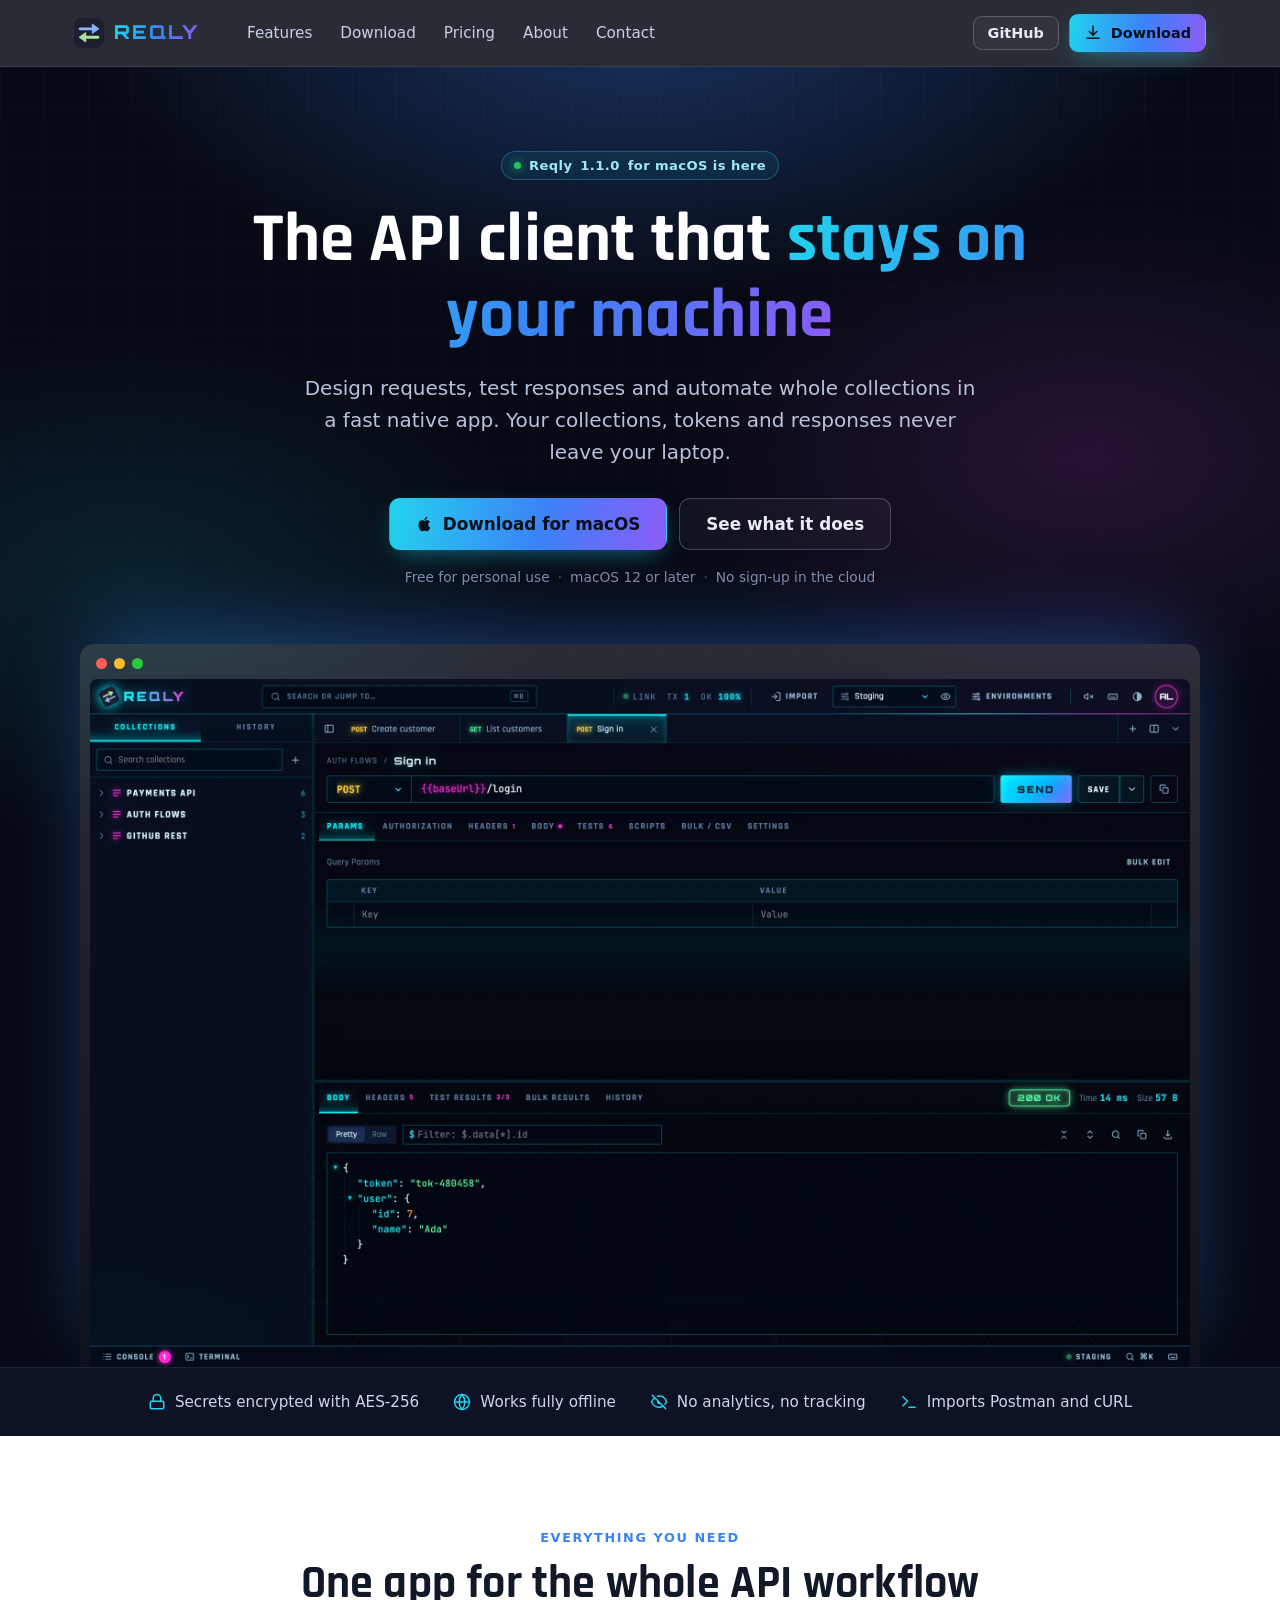
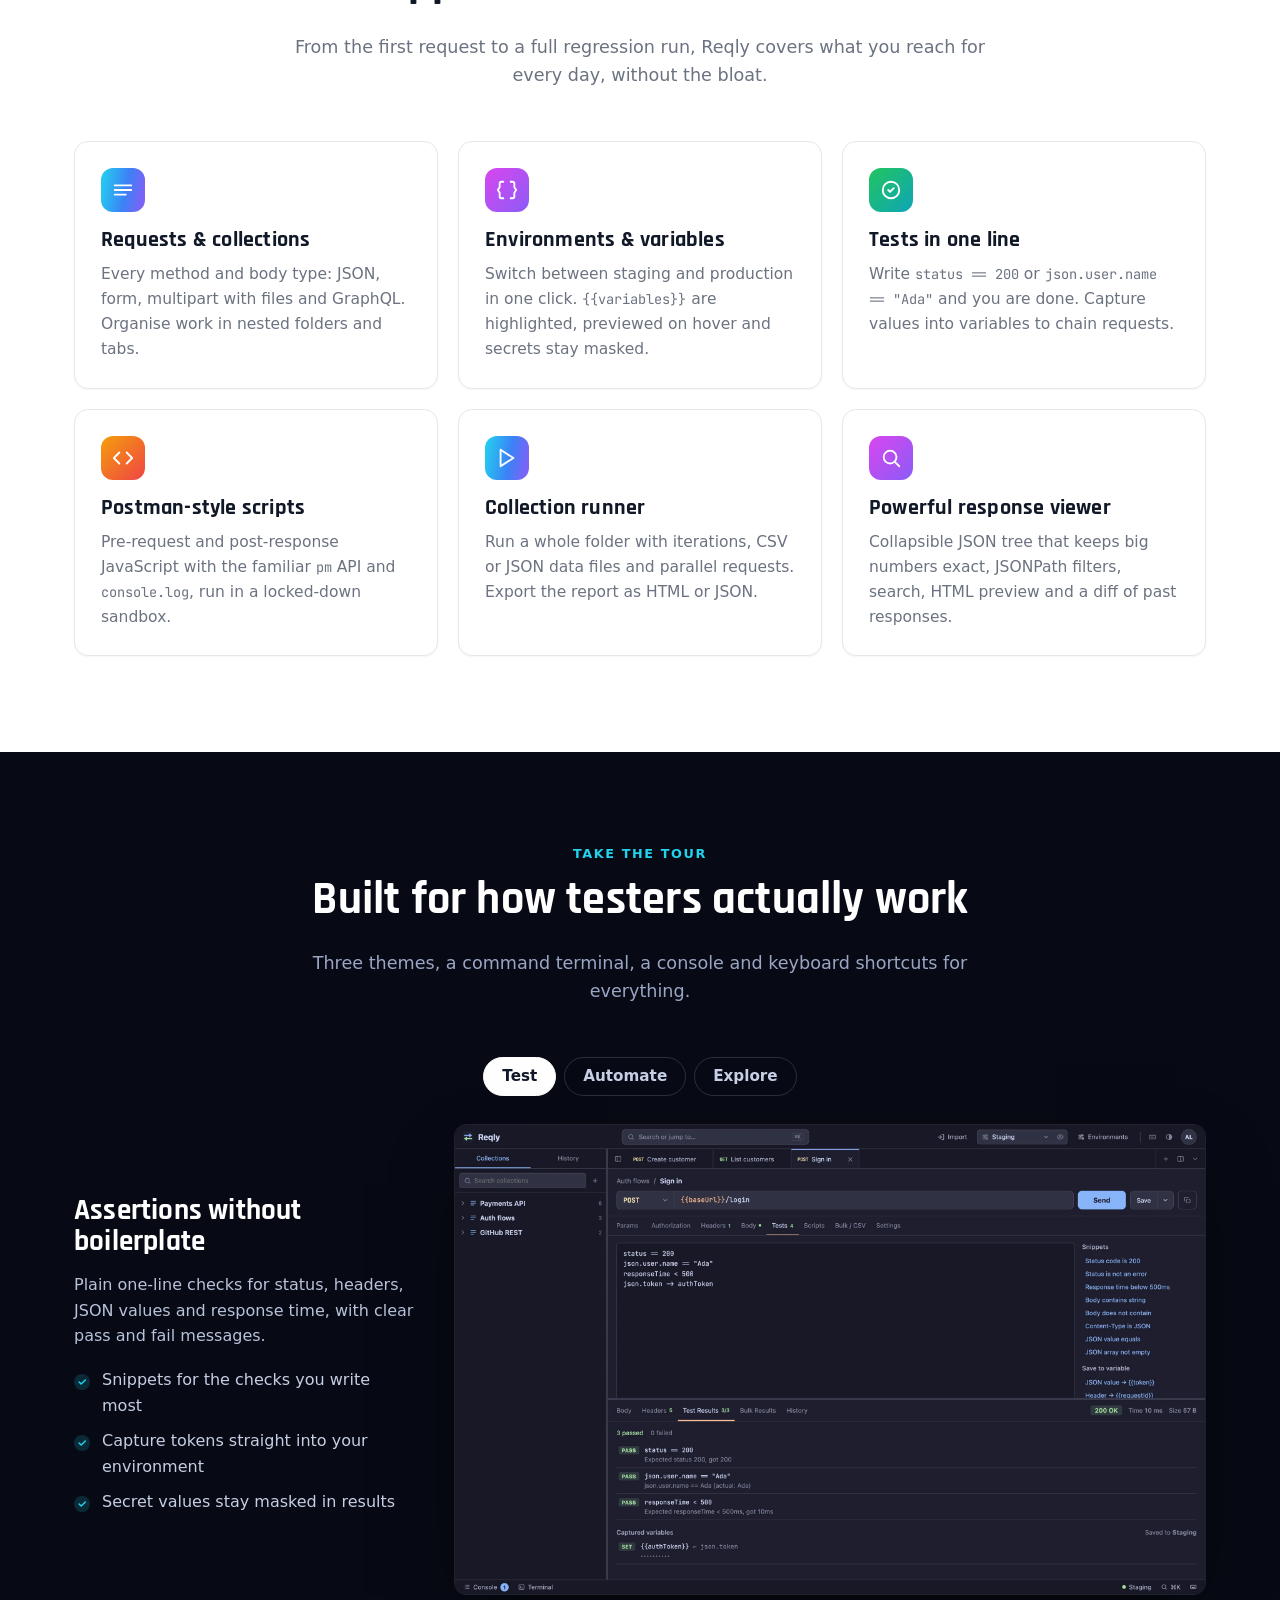
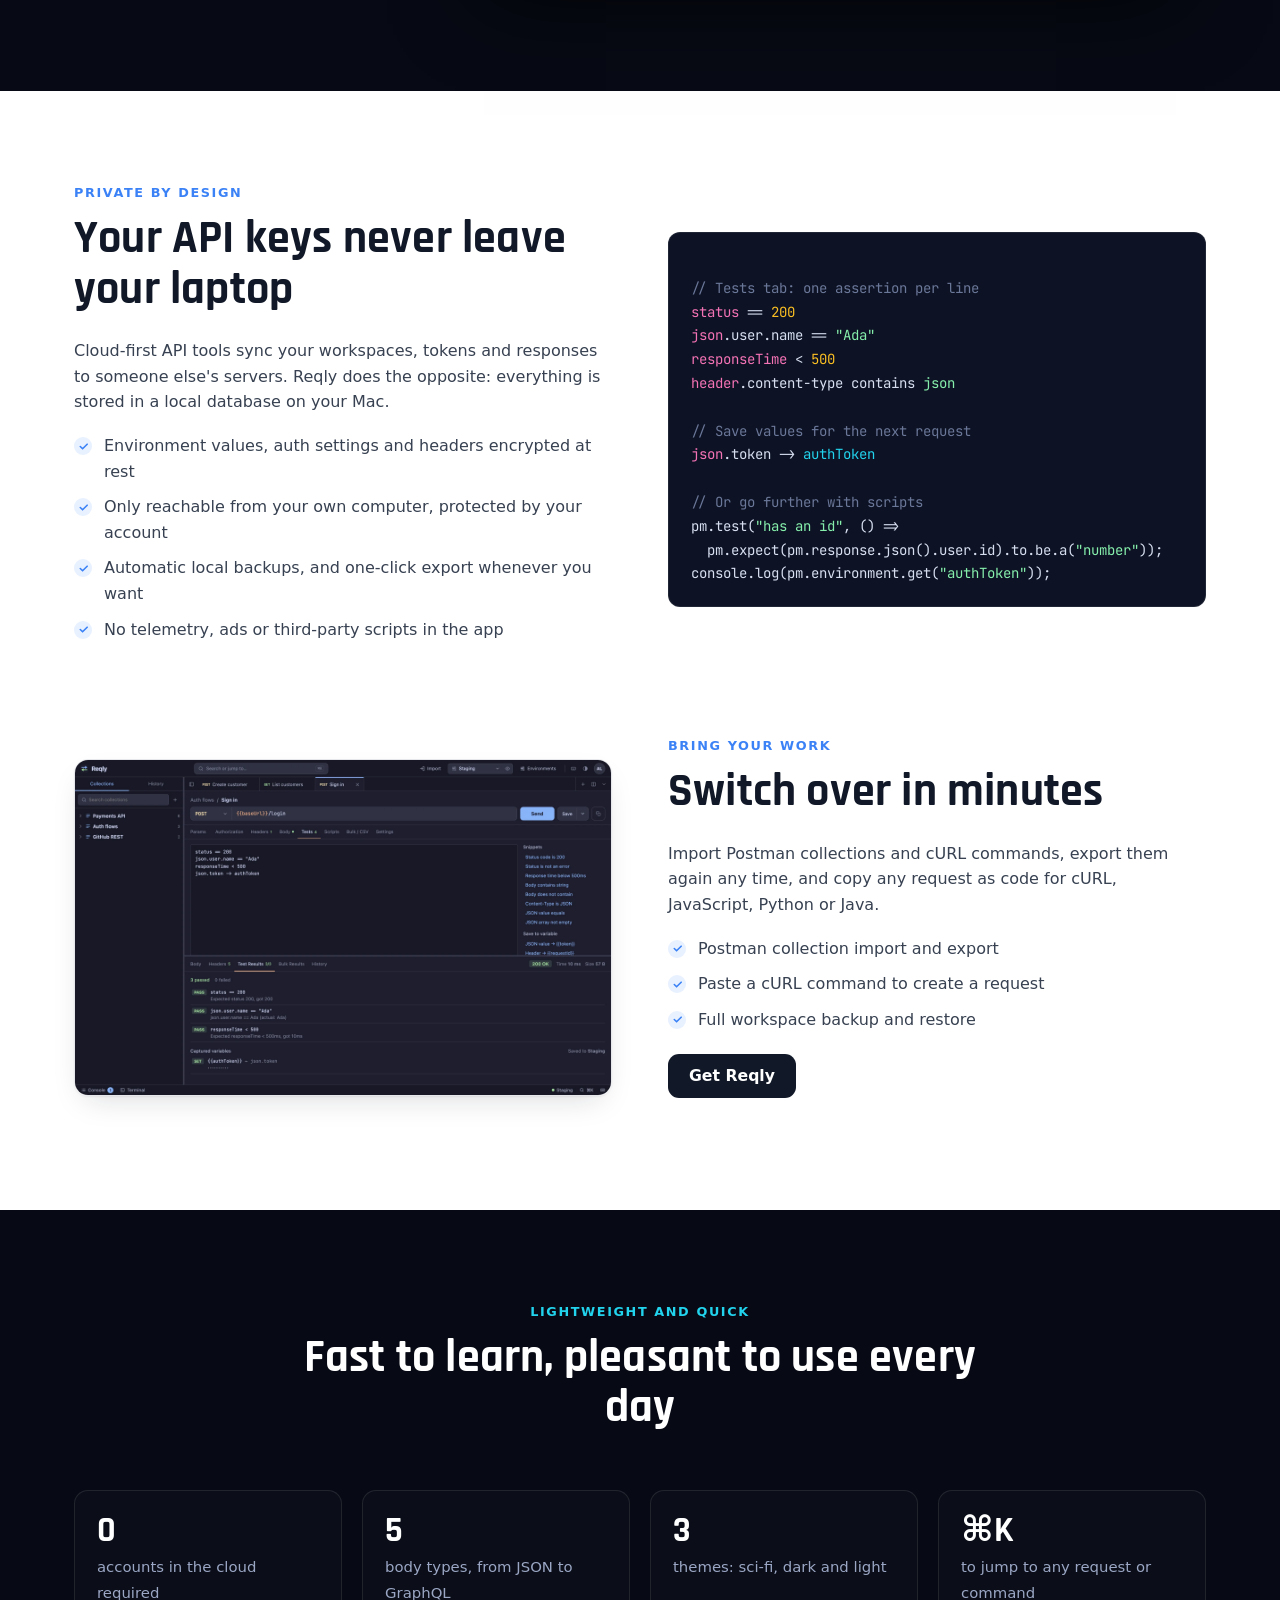
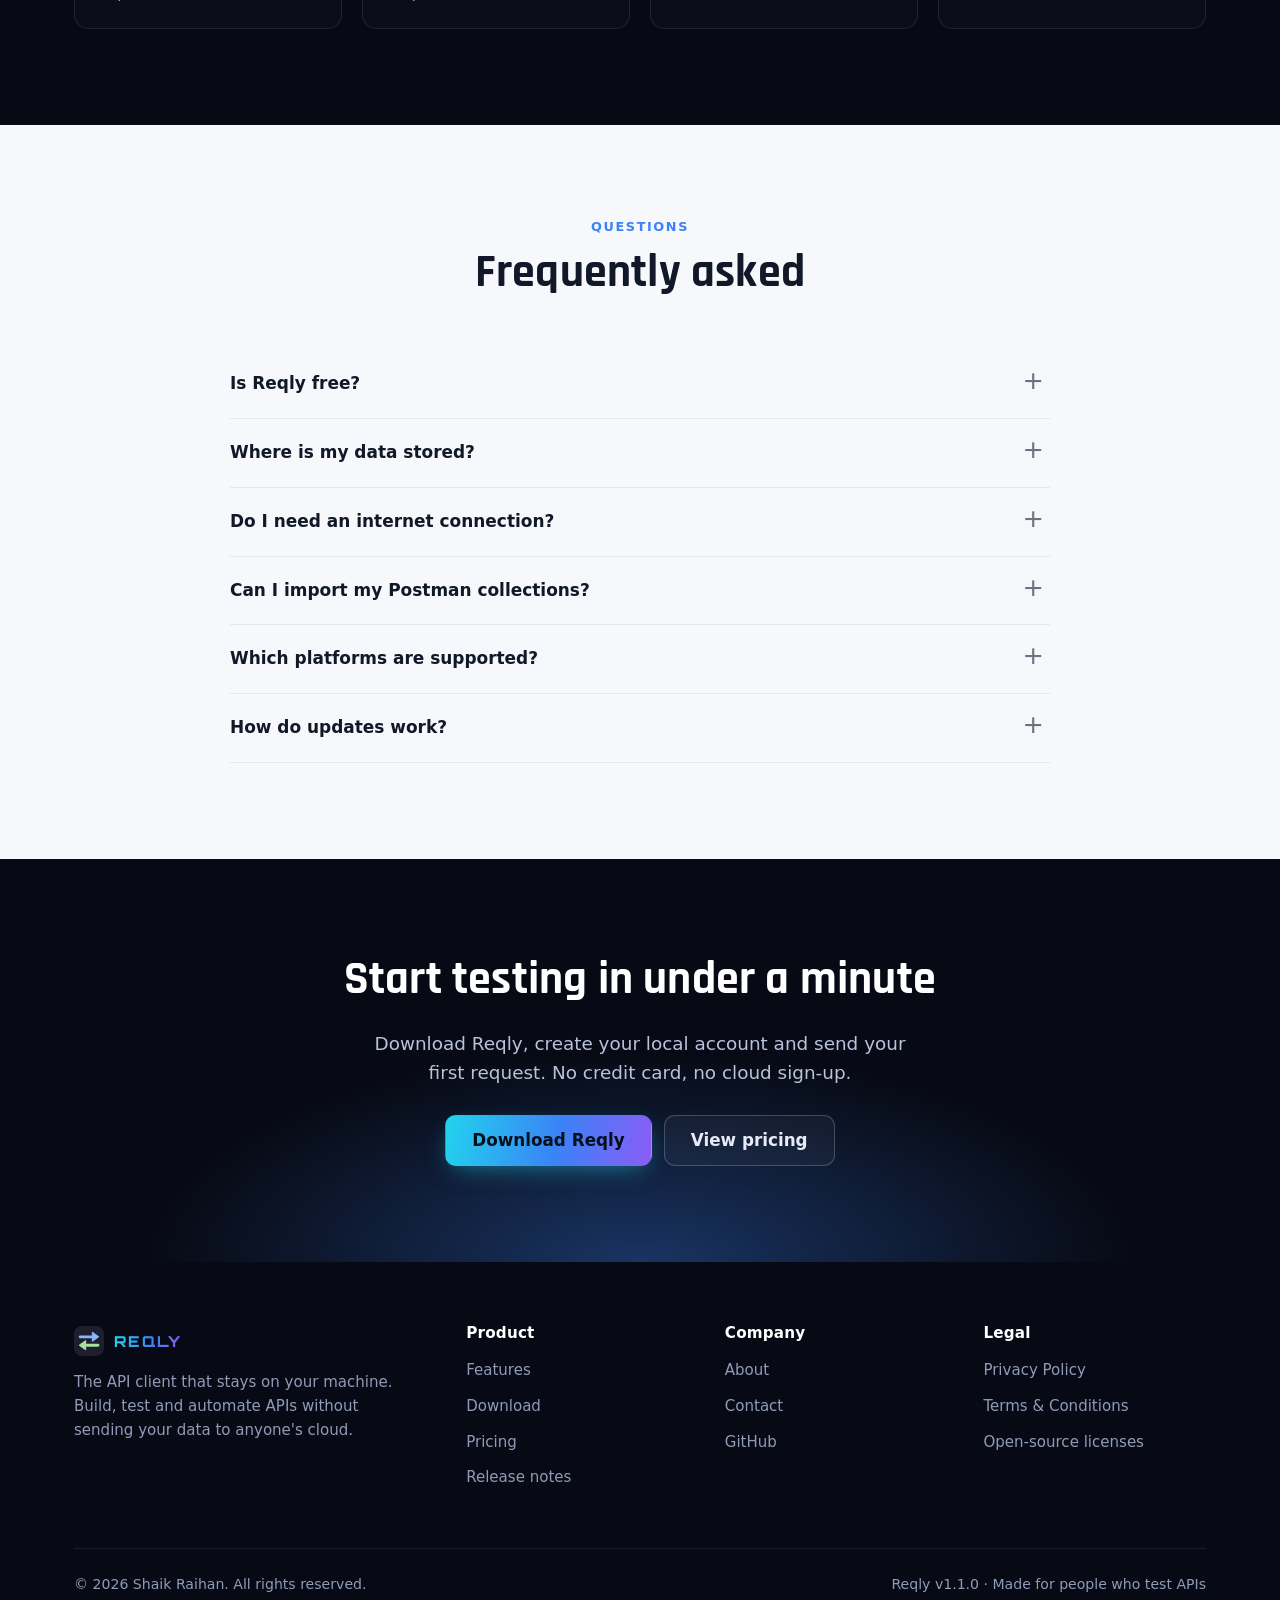
<file: website/index.html>
<!doctype html>
<html lang="en">
<head>
<meta charset="utf-8">
<meta name="viewport" content="width=device-width, initial-scale=1">
<title>Reqly · The API client that stays on your machine</title>
<meta name="description" content="Reqly is a fast, local-first API client for macOS. Build requests, test responses and run collections without sending your data or secrets to the cloud.">
<meta property="og:title" content="Reqly · The API client that stays on your machine">
<meta property="og:description" content="Build, test and automate APIs locally. No cloud account, encrypted secrets, Postman-style scripts.">
<meta property="og:image" content="assets/img/hero.webp">
<meta name="theme-color" content="#070a14">
<link rel="icon" href="favicon.svg" type="image/svg+xml">
<link rel="apple-touch-icon" href="apple-touch-icon.png">
<link rel="stylesheet" href="assets/styles.css">
</head>
<body data-page="home">
<a class="skip" href="#main">Skip to content</a>
<div data-site-header></div>

<main id="main">
  <section class="hero dark">
    <div class="wrap">
      <span class="eyebrow"><span class="dot"></span>Reqly <span data-site="version">1.1.0</span> for macOS is here</span>
      <h1>The API client that <span class="grad-text">stays on your machine</span></h1>
      <p class="lead">Design requests, test responses and automate whole collections in a fast native app. Your collections, tokens and responses never leave your laptop.</p>
      <div class="cta-row">
        <a class="btn btn-primary btn-lg" data-href="macDownload" href="download.html">
          <svg viewBox="0 0 24 24" fill="currentColor" aria-hidden="true"><path d="M16.4 12.6c0-2.4 2-3.6 2.1-3.7-1.1-1.7-2.9-1.9-3.5-1.9-1.5-.2-2.9.9-3.7.9-.8 0-1.9-.9-3.2-.8-1.6 0-3.1 1-4 2.4-1.7 3-.4 7.4 1.2 9.8.8 1.2 1.8 2.5 3 2.4 1.2 0 1.7-.8 3.1-.8 1.5 0 1.9.8 3.2.8 1.3 0 2.2-1.2 3-2.4.9-1.4 1.3-2.7 1.3-2.8 0 0-2.5-1-2.5-3.9zM14 5.4c.7-.8 1.1-1.9 1-3-1 0-2.1.7-2.8 1.5-.6.7-1.2 1.8-1 2.9 1.1.1 2.1-.6 2.8-1.4z"/></svg>
          Download for macOS
        </a>
        <a class="btn btn-ghost btn-lg" href="#features">See what it does</a>
      </div>
      <p class="fine"><span>Free for personal use</span><span>macOS 12 or later</span><span>No sign-up in the cloud</span></p>
      <div class="shot-frame"><div class="bar" aria-hidden="true"><i></i><i></i><i></i></div>
        <img src="assets/img/hero.webp" width="2400" height="1500" alt="Reqly sending a POST sign-in request with an environment variable in the URL and showing a 200 OK JSON response">
      </div>
    </div>
  </section>

  <div class="trust dark">
    <ul>
      <li><svg viewBox="0 0 24 24" fill="none" stroke="currentColor" stroke-width="2" stroke-linecap="round" stroke-linejoin="round" aria-hidden="true"><rect x="3" y="11" width="18" height="10" rx="2"/><path d="M7 11V7a5 5 0 0110 0v4"/></svg>Secrets encrypted with AES-256</li>
      <li><svg viewBox="0 0 24 24" fill="none" stroke="currentColor" stroke-width="2" stroke-linecap="round" stroke-linejoin="round" aria-hidden="true"><path d="M2 12h20M12 2a15 15 0 010 20M12 2a15 15 0 000 20"/><circle cx="12" cy="12" r="10"/></svg>Works fully offline</li>
      <li><svg viewBox="0 0 24 24" fill="none" stroke="currentColor" stroke-width="2" stroke-linecap="round" stroke-linejoin="round" aria-hidden="true"><path d="M3 3l18 18M10.6 10.6a2 2 0 002.8 2.8M9.9 4.2A10 10 0 0122 12a13 13 0 01-2.1 3.1M6.6 6.6A13 13 0 002 12s3.6 7 10 7a9.7 9.7 0 005.4-1.6"/></svg>No analytics, no tracking</li>
      <li><svg viewBox="0 0 24 24" fill="none" stroke="currentColor" stroke-width="2" stroke-linecap="round" stroke-linejoin="round" aria-hidden="true"><path d="M4 17l6-6-6-6M12 19h8"/></svg>Imports Postman and cURL</li>
    </ul>
  </div>

  <section class="block" id="features">
    <div class="wrap">
      <div class="section-head reveal">
        <span class="kicker">Everything you need</span>
        <h2>One app for the whole API workflow</h2>
        <p>From the first request to a full regression run, Reqly covers what you reach for every day, without the bloat.</p>
      </div>
      <div class="grid grid-3">
        <div class="card reveal"><div class="icon"><svg viewBox="0 0 24 24" fill="none" stroke="currentColor" stroke-width="2" stroke-linecap="round" stroke-linejoin="round"><path d="M3 7h18M3 12h18M3 17h12"/></svg></div>
          <h3>Requests &amp; collections</h3><p>Every method and body type: JSON, form, multipart with files and GraphQL. Organise work in nested folders and tabs.</p></div>
        <div class="card reveal"><div class="icon m"><svg viewBox="0 0 24 24" fill="none" stroke="currentColor" stroke-width="2" stroke-linecap="round" stroke-linejoin="round"><path d="M8 3H6a2 2 0 00-2 2v4l-2 3 2 3v4a2 2 0 002 2h2M16 3h2a2 2 0 012 2v4l2 3-2 3v4a2 2 0 01-2 2h-2"/></svg></div>
          <h3>Environments &amp; variables</h3><p>Switch between staging and production in one click. <code>{{variables}}</code> are highlighted, previewed on hover and secrets stay masked.</p></div>
        <div class="card reveal"><div class="icon g"><svg viewBox="0 0 24 24" fill="none" stroke="currentColor" stroke-width="2" stroke-linecap="round" stroke-linejoin="round"><path d="M9 12l2 2 4-4"/><circle cx="12" cy="12" r="9"/></svg></div>
          <h3>Tests in one line</h3><p>Write <code>status == 200</code> or <code>json.user.name == "Ada"</code> and you are done. Capture values into variables to chain requests.</p></div>
        <div class="card reveal"><div class="icon o"><svg viewBox="0 0 24 24" fill="none" stroke="currentColor" stroke-width="2" stroke-linecap="round" stroke-linejoin="round"><path d="M16 18l6-6-6-6M8 6l-6 6 6 6"/></svg></div>
          <h3>Postman-style scripts</h3><p>Pre-request and post-response JavaScript with the familiar <code>pm</code> API and <code>console.log</code>, run in a locked-down sandbox.</p></div>
        <div class="card reveal"><div class="icon"><svg viewBox="0 0 24 24" fill="none" stroke="currentColor" stroke-width="2" stroke-linecap="round" stroke-linejoin="round"><path d="M5 3l14 9-14 9V3z"/></svg></div>
          <h3>Collection runner</h3><p>Run a whole folder with iterations, CSV or JSON data files and parallel requests. Export the report as HTML or JSON.</p></div>
        <div class="card reveal"><div class="icon m"><svg viewBox="0 0 24 24" fill="none" stroke="currentColor" stroke-width="2" stroke-linecap="round" stroke-linejoin="round"><circle cx="11" cy="11" r="7"/><path d="M21 21l-4.3-4.3"/></svg></div>
          <h3>Powerful response viewer</h3><p>Collapsible JSON tree that keeps big numbers exact, JSONPath filters, search, HTML preview and a diff of past responses.</p></div>
      </div>
    </div>
  </section>

  <section class="block dark" id="tour">
    <div class="wrap">
      <div class="section-head reveal">
        <span class="kicker">Take the tour</span>
        <h2>Built for how testers actually work</h2>
        <p>Three themes, a command terminal, a console and keyboard shortcuts for everything.</p>
      </div>
      <div class="tabs" role="tablist" aria-label="Product tour">
        <button class="tab" role="tab" id="t-test" aria-controls="p-test" aria-selected="true">Test</button>
        <button class="tab" role="tab" id="t-run" aria-controls="p-run" aria-selected="false" tabindex="-1">Automate</button>
        <button class="tab" role="tab" id="t-explore" aria-controls="p-explore" aria-selected="false" tabindex="-1">Explore</button>
      </div>
      <div class="panel" role="tabpanel" id="p-test" aria-labelledby="t-test">
        <div class="showcase">
          <div class="copy"><h3>Assertions without boilerplate</h3>
            <p>Plain one-line checks for status, headers, JSON values and response time, with clear pass and fail messages.</p>
            <ul><li>Snippets for the checks you write most</li><li>Capture tokens straight into your environment</li><li>Secret values stay masked in results</li></ul></div>
          <div class="media"><img src="assets/img/tests.webp" width="2400" height="1500" loading="lazy" alt="Tests tab with four one-line assertions and a results panel showing three passed tests and a captured authToken variable"></div>
        </div>
      </div>
      <div class="panel" role="tabpanel" id="p-run" aria-labelledby="t-run" hidden>
        <div class="showcase">
          <div class="copy"><h3>Run entire collections</h3>
            <p>Pick an environment, a data file and how many requests to run in parallel, then watch every result arrive.</p>
            <ul><li>Iterations with CSV or JSON test data</li><li>Stop on first failure, or run everything</li><li>Shareable HTML and JSON reports</li></ul></div>
          <div class="media"><img src="assets/img/runner.webp" width="2400" height="1500" loading="lazy" alt="Collection runner for the Payments API collection: six requests all returning 200 OK with a Mission Complete banner"></div>
        </div>
      </div>
      <div class="panel" role="tabpanel" id="p-explore" aria-labelledby="t-explore" hidden>
        <div class="showcase">
          <div class="copy"><h3>Read responses faster</h3>
            <p>Pretty, raw and preview modes, a JSON tree you can fold, and JSONPath filters like <code>$.data[*].id</code>.</p>
            <ul><li>Light, dark and sci-fi themes</li><li>Search inside large bodies</li><li>Compare any two past responses</li></ul></div>
          <div class="media"><img src="assets/img/light.webp" width="2400" height="1500" loading="lazy" alt="Reqly in the light theme showing a POST create customer request and its JSON response tree"></div>
        </div>
      </div>
    </div>
  </section>

  <section class="block">
    <div class="wrap">
      <div class="split reveal">
        <div>
          <span class="kicker">Private by design</span>
          <h2>Your API keys never leave your laptop</h2>
          <p>Cloud-first API tools sync your workspaces, tokens and responses to someone else's servers. Reqly does the opposite: everything is stored in a local database on your Mac.</p>
          <ul class="checks">
            <li>Environment values, auth settings and headers encrypted at rest</li>
            <li>Only reachable from your own computer, protected by your account</li>
            <li>Automatic local backups, and one-click export whenever you want</li>
            <li>No telemetry, ads or third-party scripts in the app</li>
          </ul>
        </div>
        <div class="code" aria-label="Example of a Reqly test script">
<span class="c">// Tests tab: one assertion per line</span>
<span class="k">status</span> == <span class="n">200</span>
<span class="k">json</span>.user.name == <span class="s">"Ada"</span>
<span class="k">responseTime</span> &lt; <span class="n">500</span>
<span class="k">header</span>.content-type contains <span class="s">json</span>

<span class="c">// Save values for the next request</span>
<span class="k">json</span>.token -&gt; <span class="v">authToken</span>

<span class="c">// Or go further with scripts</span>
pm.test(<span class="s">"has an id"</span>, () =&gt;
  pm.expect(pm.response.json().user.id).to.be.a(<span class="s">"number"</span>));
console.log(pm.environment.get(<span class="s">"authToken"</span>));</div>
      </div>

      <div class="split flip reveal">
        <div>
          <span class="kicker">Bring your work</span>
          <h2>Switch over in minutes</h2>
          <p>Import Postman collections and cURL commands, export them again any time, and copy any request as code for cURL, JavaScript, Python or Java.</p>
          <ul class="checks">
            <li>Postman collection import and export</li>
            <li>Paste a cURL command to create a request</li>
            <li>Full workspace backup and restore</li>
          </ul>
          <p style="margin-top:22px"><a class="btn btn-dark" href="download.html">Get Reqly</a></p>
        </div>
        <div class="media"><img src="assets/img/tests.webp" width="2400" height="1500" loading="lazy" alt="Reqly request editor with collections in the sidebar"></div>
      </div>
    </div>
  </section>

  <section class="block dark">
    <div class="wrap">
      <div class="section-head reveal">
        <span class="kicker">Lightweight and quick</span>
        <h2>Fast to learn, pleasant to use every day</h2>
      </div>
      <div class="stats">
        <div class="stat reveal"><b>0</b><span>accounts in the cloud required</span></div>
        <div class="stat reveal"><b>5</b><span>body types, from JSON to GraphQL</span></div>
        <div class="stat reveal"><b>3</b><span>themes: sci-fi, dark and light</span></div>
        <div class="stat reveal"><b>⌘K</b><span>to jump to any request or command</span></div>
      </div>
    </div>
  </section>

  <section class="block alt">
    <div class="wrap">
      <div class="section-head reveal">
        <span class="kicker">Questions</span>
        <h2>Frequently asked</h2>
      </div>
      <div class="faq reveal">
        <details><summary>Is Reqly free?</summary><p>Yes. Reqly is free for personal use, learning and evaluation. Professionals and companies using it for work can buy a Pro or Team license, see <a href="pricing.html">Pricing</a>.</p></details>
        <details><summary>Where is my data stored?</summary><p>On your Mac, in the <code>reqly-data</code> folder in your home directory. Reqly has no servers that receive your requests, collections or responses. Sensitive values are encrypted with a key that only exists on your device.</p></details>
        <details><summary>Do I need an internet connection?</summary><p>Only to reach the APIs you test. Reqly itself works fully offline, including against services on <code>localhost</code> or your company network.</p></details>
        <details><summary>Can I import my Postman collections?</summary><p>Yes. Import Postman collection files (v2.1) from the Import menu, or paste any cURL command. You can export back to Postman format at any time.</p></details>
        <details><summary>Which platforms are supported?</summary><p>Reqly <span data-site="version">1.1.0</span> runs on macOS 12 or later. Windows and Linux apps are on the roadmap; until then you can run Reqly from source with Java 17 on any system.</p></details>
        <details><summary>How do updates work?</summary><p>New versions are published on the <a data-href="releases" href="#">releases page</a>. Download the new version and replace the app in Applications; your data stays where it is.</p></details>
      </div>
    </div>
  </section>

  <section class="final dark">
    <div class="wrap reveal">
      <h2>Start testing in under a minute</h2>
      <p>Download Reqly, create your local account and send your first request. No credit card, no cloud sign-up.</p>
      <div class="cta-row">
        <a class="btn btn-primary btn-lg" href="download.html">Download Reqly</a>
        <a class="btn btn-ghost btn-lg" href="pricing.html">View pricing</a>
      </div>
    </div>
  </section>
</main>

<div data-site-footer></div>
<script src="assets/site.js"></script>
</body>
</html>
</file>
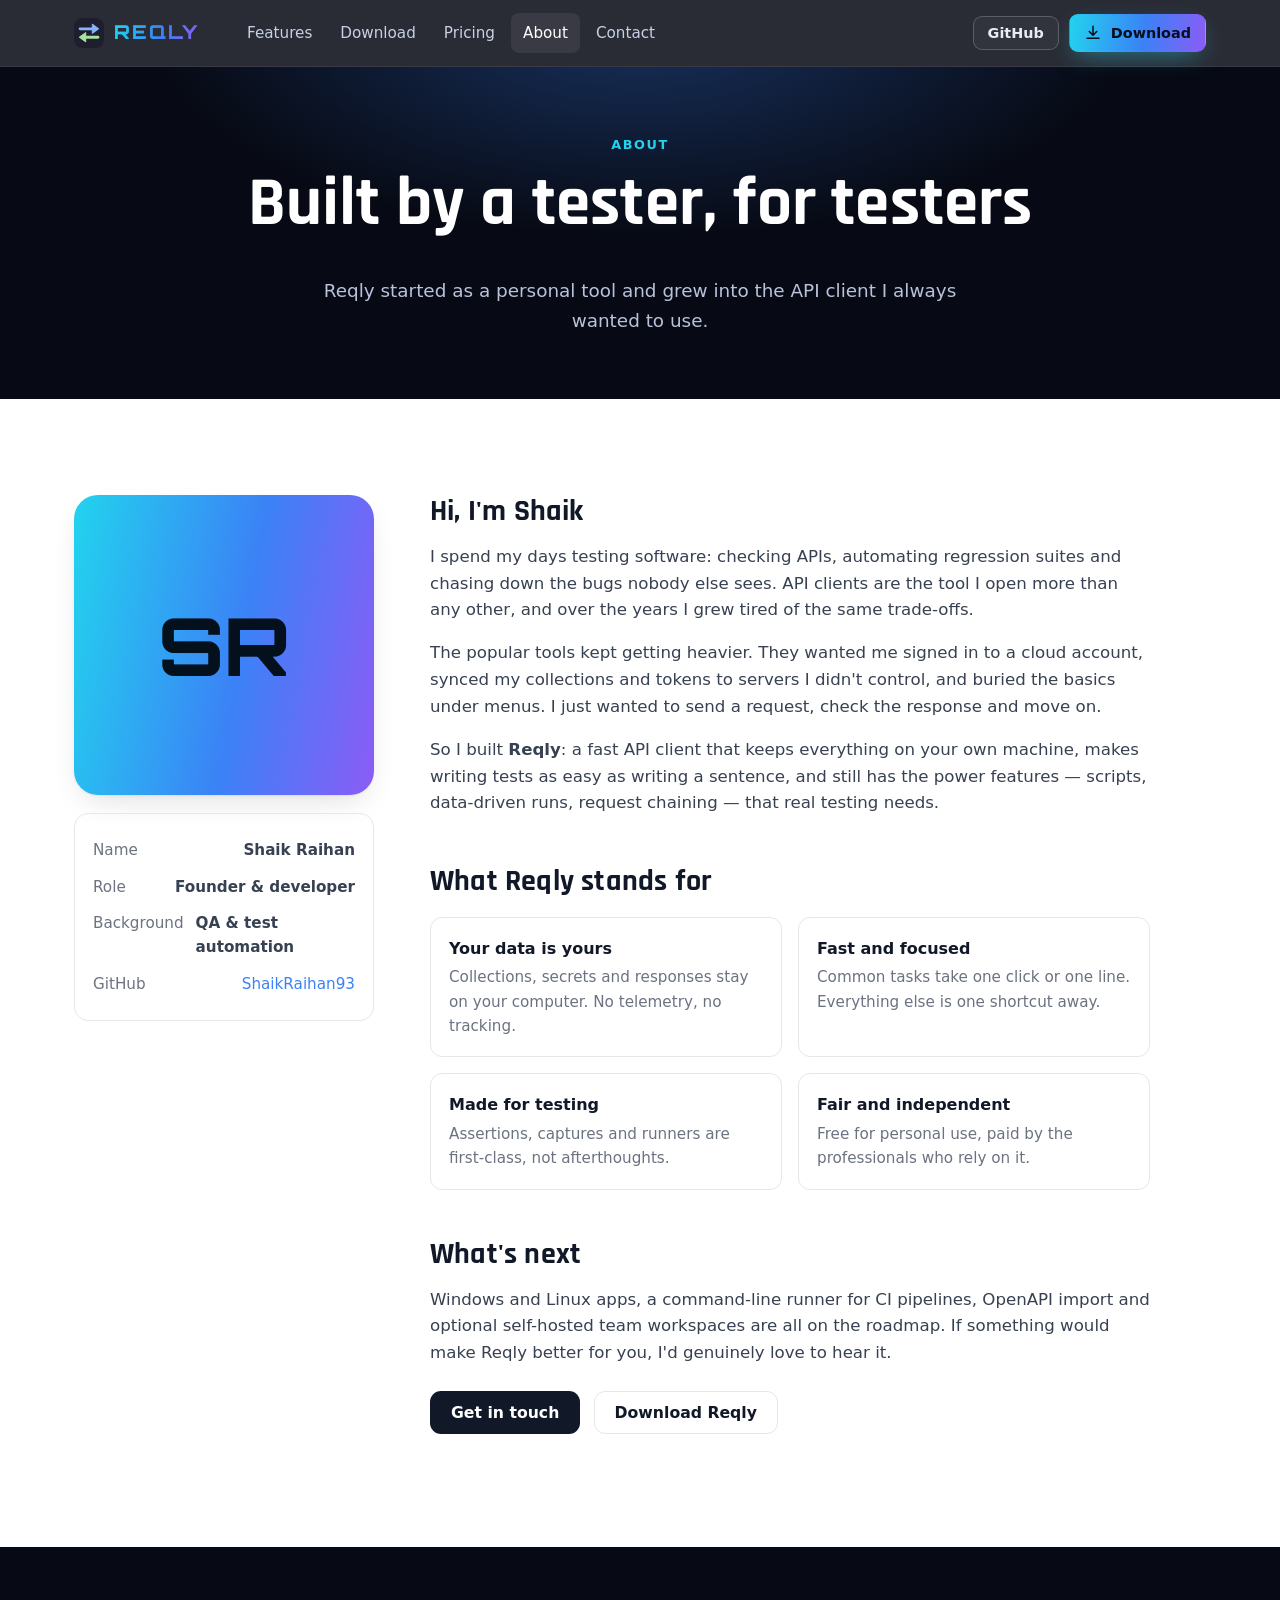
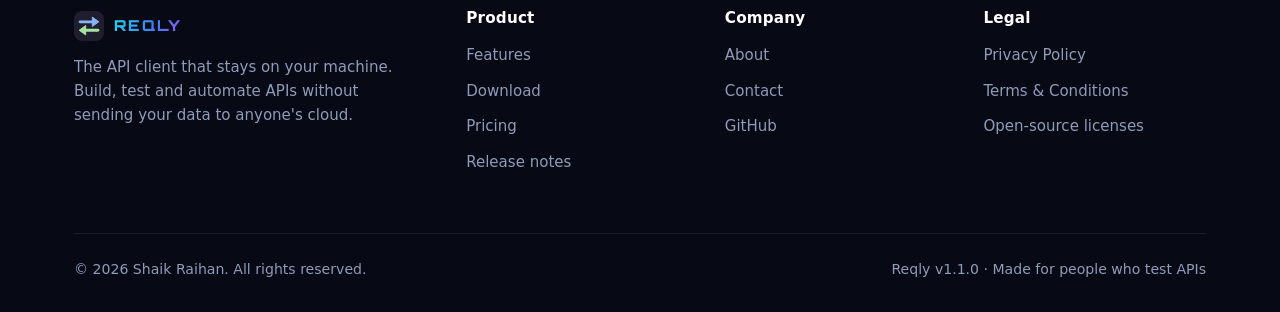
<file: website/about.html>
<!doctype html>
<html lang="en">
<head>
<meta charset="utf-8">
<meta name="viewport" content="width=device-width, initial-scale=1">
<title>About · Reqly</title>
<meta name="description" content="Why Reqly exists, and who builds it.">
<meta name="theme-color" content="#070a14">
<link rel="icon" href="favicon.svg" type="image/svg+xml">
<link rel="apple-touch-icon" href="apple-touch-icon.png">
<link rel="stylesheet" href="assets/styles.css">
</head>
<body data-page="about">
<a class="skip" href="#main">Skip to content</a>
<div data-site-header></div>

<main id="main">
  <section class="page-hero dark">
    <div class="wrap">
      <span class="kicker">About</span>
      <h1>Built by a tester, for testers</h1>
      <p>Reqly started as a personal tool and grew into the API client I always wanted to use.</p>
    </div>
  </section>

  <section class="block">
    <div class="wrap about">
      <aside>
        <div class="avatar" role="img" aria-label="Shaik Raihan">SR</div>
        <div class="profile-card">
          <div><span>Name</span><b data-site="owner">Shaik Raihan</b></div>
          <div><span>Role</span><b>Founder &amp; developer</b></div>
          <div><span>Background</span><b>QA &amp; test automation</b></div>
          <div><span>GitHub</span><a data-href="github" href="#">ShaikRaihan93</a></div>
        </div>
      </aside>
      <div class="prose">
        <h2>Hi, I'm Shaik</h2>
        <p>I spend my days testing software: checking APIs, automating regression suites and chasing down the bugs nobody else sees. API clients are the tool I open more than any other, and over the years I grew tired of the same trade-offs.</p>
        <p>The popular tools kept getting heavier. They wanted me signed in to a cloud account, synced my collections and tokens to servers I didn't control, and buried the basics under menus. I just wanted to send a request, check the response and move on.</p>
        <p>So I built <b>Reqly</b>: a fast API client that keeps everything on your own machine, makes writing tests as easy as writing a sentence, and still has the power features — scripts, data-driven runs, request chaining — that real testing needs.</p>

        <h2>What Reqly stands for</h2>
        <div class="values">
          <div><b>Your data is yours</b><p>Collections, secrets and responses stay on your computer. No telemetry, no tracking.</p></div>
          <div><b>Fast and focused</b><p>Common tasks take one click or one line. Everything else is one shortcut away.</p></div>
          <div><b>Made for testing</b><p>Assertions, captures and runners are first-class, not afterthoughts.</p></div>
          <div><b>Fair and independent</b><p>Free for personal use, paid by the professionals who rely on it.</p></div>
        </div>

        <h2>What's next</h2>
        <p>Windows and Linux apps, a command-line runner for CI pipelines, OpenAPI import and optional self-hosted team workspaces are all on the roadmap. If something would make Reqly better for you, I'd genuinely love to hear it.</p>
        <p style="margin-top:24px"><a class="btn btn-dark" href="contact.html">Get in touch</a> <a class="btn btn-outline" href="download.html" style="margin-left:8px">Download Reqly</a></p>
      </div>
    </div>
  </section>
</main>

<div data-site-footer></div>
<script src="assets/site.js"></script>
</body>
</html>
</file>
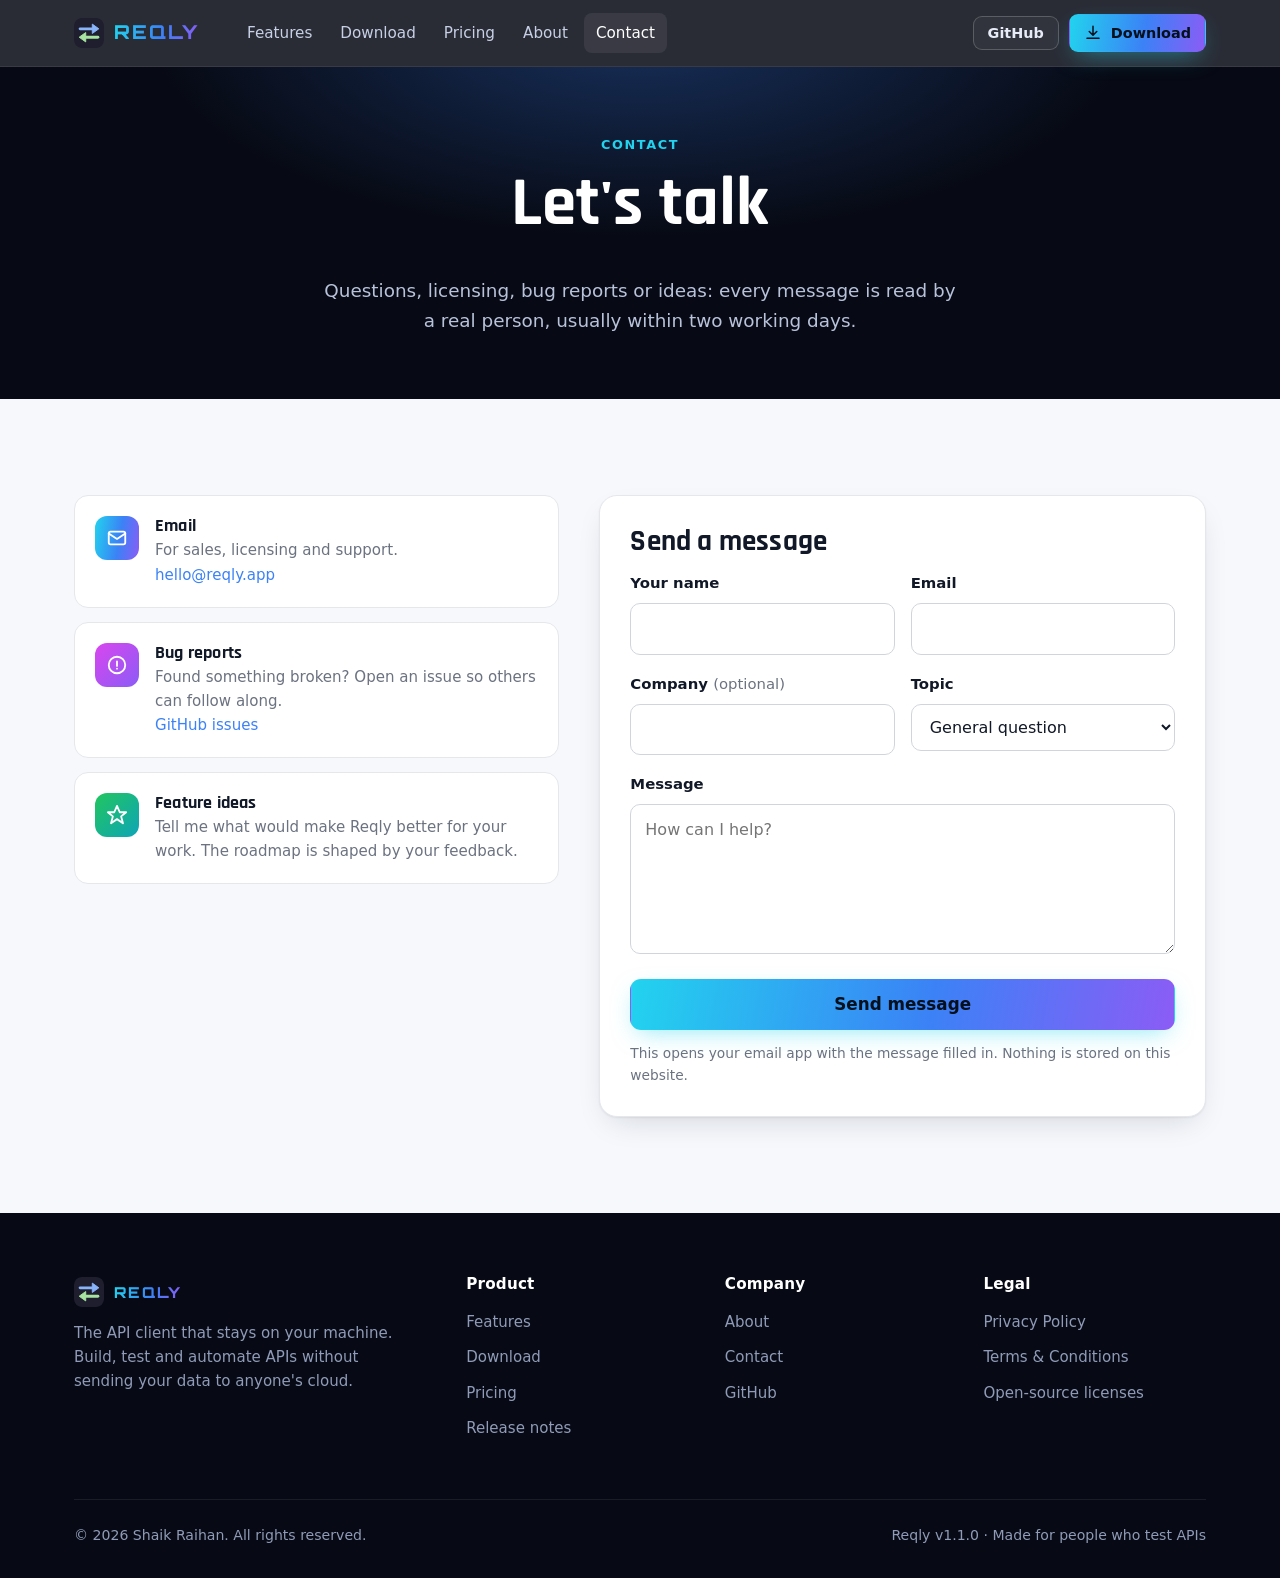
<file: website/contact.html>
<!doctype html>
<html lang="en">
<head>
<meta charset="utf-8">
<meta name="viewport" content="width=device-width, initial-scale=1">
<title>Contact · Reqly</title>
<meta name="description" content="Questions about Reqly, licensing or support? Get in touch.">
<meta name="theme-color" content="#070a14">
<link rel="icon" href="favicon.svg" type="image/svg+xml">
<link rel="apple-touch-icon" href="apple-touch-icon.png">
<link rel="stylesheet" href="assets/styles.css">
</head>
<body data-page="contact">
<a class="skip" href="#main">Skip to content</a>
<div data-site-header></div>

<main id="main">
  <section class="page-hero dark">
    <div class="wrap">
      <span class="kicker">Contact</span>
      <h1>Let's talk</h1>
      <p>Questions, licensing, bug reports or ideas: every message is read by a real person, usually within two working days.</p>
    </div>
  </section>

  <section class="block alt">
    <div class="wrap contact-grid">
      <div class="channels">
        <div class="channel"><div class="icon"><svg viewBox="0 0 24 24" fill="none" stroke="currentColor" stroke-width="2" stroke-linecap="round" stroke-linejoin="round"><rect x="3" y="5" width="18" height="14" rx="2"/><path d="M3 7l9 6 9-6"/></svg></div>
          <div><h3>Email</h3><p>For sales, licensing and support.</p><p><a data-href="email" href="#"><span data-site="email">hello@reqly.app</span></a></p></div></div>
        <div class="channel"><div class="icon m"><svg viewBox="0 0 24 24" fill="none" stroke="currentColor" stroke-width="2" stroke-linecap="round" stroke-linejoin="round"><circle cx="12" cy="12" r="9"/><path d="M12 8v5M12 16h.01"/></svg></div>
          <div><h3>Bug reports</h3><p>Found something broken? Open an issue so others can follow along.</p><p><a href="https://github.com/ShaikRaihan93/reqly/issues" rel="noopener">GitHub issues</a></p></div></div>
        <div class="channel"><div class="icon g"><svg viewBox="0 0 24 24" fill="none" stroke="currentColor" stroke-width="2" stroke-linecap="round" stroke-linejoin="round"><path d="M12 2l3 7h7l-5.5 4.5L18.5 21 12 16.5 5.5 21l2-7.5L2 9h7z"/></svg></div>
          <div><h3>Feature ideas</h3><p>Tell me what would make Reqly better for your work. The roadmap is shaped by your feedback.</p></div></div>
      </div>

      <form class="contact" novalidate>
        <h2 style="font-size:1.8rem">Send a message</h2>
        <div class="row-2">
          <div class="field"><label for="name">Your name</label><input id="name" name="name" autocomplete="name" required></div>
          <div class="field"><label for="email">Email</label><input id="email" name="email" type="email" autocomplete="email" required></div>
        </div>
        <div class="row-2">
          <div class="field"><label for="company">Company <span style="color:var(--muted);font-weight:400">(optional)</span></label><input id="company" name="company" autocomplete="organization"></div>
          <div class="field"><label for="topic">Topic</label>
            <select id="topic" name="topic">
              <option>General question</option>
              <option>Support</option>
              <option>Buy Pro</option>
              <option>Team license</option>
              <option>Discount</option>
              <option>Windows or Linux</option>
              <option>Bug report</option>
              <option>Feature idea</option>
            </select></div>
        </div>
        <div class="field"><label for="message">Message</label><textarea id="message" name="message" required placeholder="How can I help?"></textarea></div>
        <button class="btn btn-primary btn-lg" type="submit" style="width:100%">Send message</button>
        <p class="form-note" role="status">This opens your email app with the message filled in. Nothing is stored on this website.</p>
      </form>
    </div>
  </section>
</main>

<div data-site-footer></div>
<script src="assets/site.js"></script>
</body>
</html>
</file>
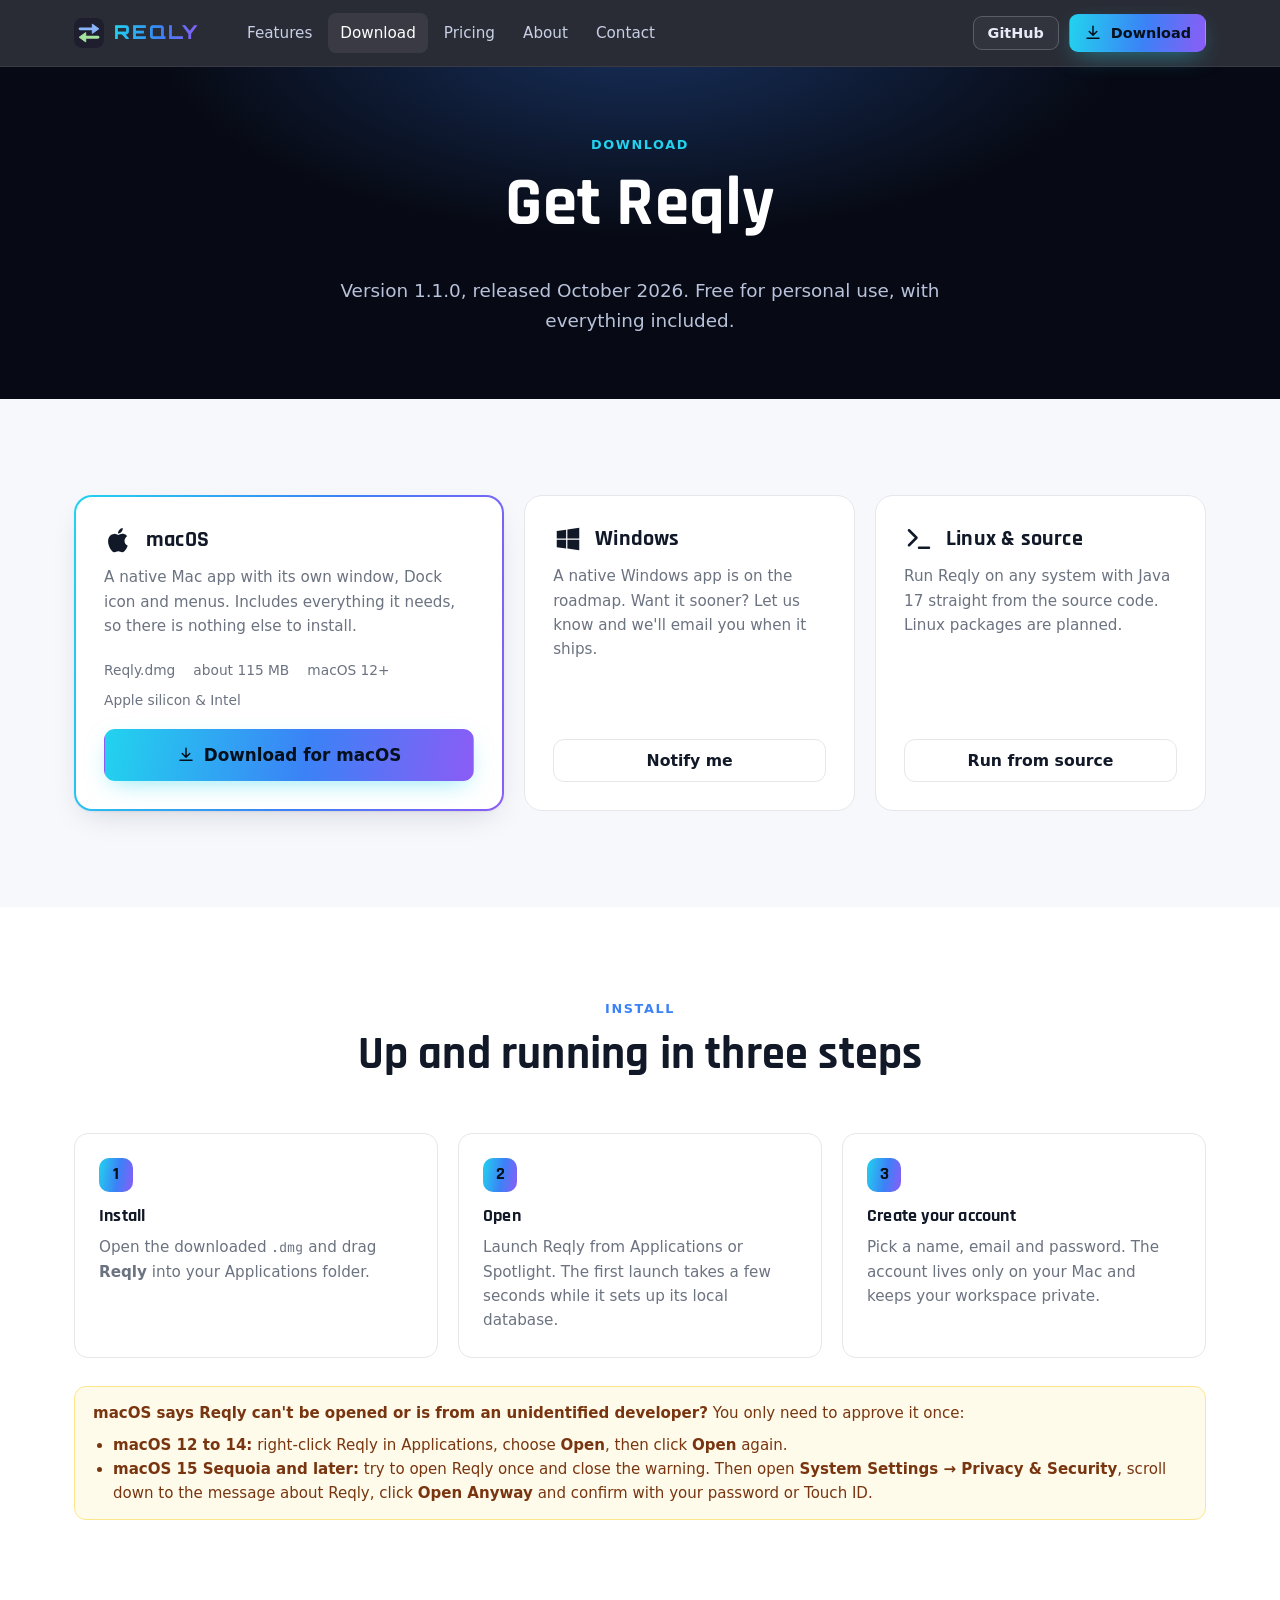
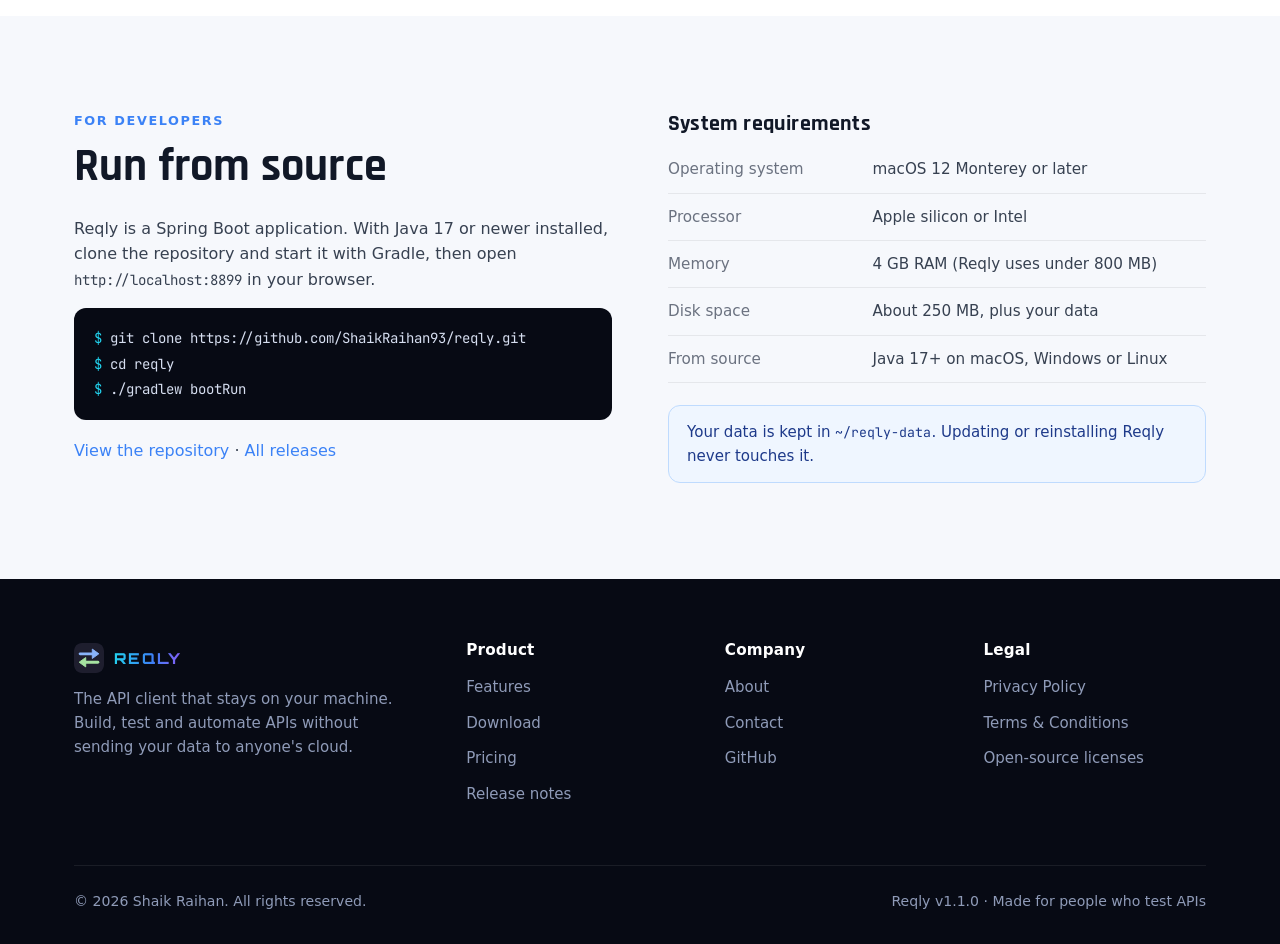
<file: website/download.html>
<!doctype html>
<html lang="en">
<head>
<meta charset="utf-8">
<meta name="viewport" content="width=device-width, initial-scale=1">
<title>Download Reqly</title>
<meta name="description" content="Download Reqly for macOS. Free for personal use, bundles its own Java runtime, no cloud account needed.">
<meta name="theme-color" content="#070a14">
<link rel="icon" href="favicon.svg" type="image/svg+xml">
<link rel="apple-touch-icon" href="apple-touch-icon.png">
<link rel="stylesheet" href="assets/styles.css">
</head>
<body data-page="download">
<a class="skip" href="#main">Skip to content</a>
<div data-site-header></div>

<main id="main">
  <section class="page-hero dark">
    <div class="wrap">
      <span class="kicker">Download</span>
      <h1>Get Reqly</h1>
      <p>Version <span data-site="version">1.1.0</span>, released <span data-site="released">October 2026</span>. Free for personal use, with everything included.</p>
    </div>
  </section>

  <section class="block alt">
    <div class="wrap">
      <div class="dl-grid">
        <div class="dl primary">
          <div class="os"><svg viewBox="0 0 24 24" fill="currentColor" aria-hidden="true"><path d="M16.4 12.6c0-2.4 2-3.6 2.1-3.7-1.1-1.7-2.9-1.9-3.5-1.9-1.5-.2-2.9.9-3.7.9-.8 0-1.9-.9-3.2-.8-1.6 0-3.1 1-4 2.4-1.7 3-.4 7.4 1.2 9.8.8 1.2 1.8 2.5 3 2.4 1.2 0 1.7-.8 3.1-.8 1.5 0 1.9.8 3.2.8 1.3 0 2.2-1.2 3-2.4.9-1.4 1.3-2.7 1.3-2.8 0 0-2.5-1-2.5-3.9zM14 5.4c.7-.8 1.1-1.9 1-3-1 0-2.1.7-2.8 1.5-.6.7-1.2 1.8-1 2.9 1.1.1 2.1-.6 2.8-1.4z"/></svg><h3>macOS</h3></div>
          <p>A native Mac app with its own window, Dock icon and menus. Includes everything it needs, so there is nothing else to install.</p>
          <div class="meta"><span>Reqly.dmg</span><span>about 115 MB</span><span>macOS 12+</span><span>Apple silicon &amp; Intel</span></div>
          <a class="btn btn-primary btn-lg" data-href="macDownload" href="#">
            <svg viewBox="0 0 24 24" fill="none" stroke="currentColor" stroke-width="2" stroke-linecap="round" stroke-linejoin="round" aria-hidden="true"><path d="M12 3v12m0 0l-5-5m5 5l5-5M4 19h16"/></svg>Download for macOS</a>
        </div>
        <div class="dl">
          <div class="os"><svg viewBox="0 0 24 24" fill="currentColor" aria-hidden="true"><path d="M3 5.5l7.5-1v7H3v-6zm0 13l7.5 1v-7H3v6zm8.5 1.1L21 21v-8.5h-9.5v7.1zm0-15.2v7.1H21V3l-9.5 1.4z"/></svg><h3>Windows</h3></div>
          <p>A native Windows app is on the roadmap. Want it sooner? Let us know and we'll email you when it ships.</p>
          <a class="btn btn-outline" href="contact.html?topic=Windows%20or%20Linux">Notify me</a>
        </div>
        <div class="dl">
          <div class="os"><svg viewBox="0 0 24 24" fill="none" stroke="currentColor" stroke-width="2" stroke-linecap="round" stroke-linejoin="round" aria-hidden="true"><path d="M4 17l6-6-6-6M12 19h8"/></svg><h3>Linux &amp; source</h3></div>
          <p>Run Reqly on any system with Java 17 straight from the source code. Linux packages are planned.</p>
          <a class="btn btn-outline" href="#source">Run from source</a>
        </div>
      </div>
    </div>
  </section>

  <section class="block">
    <div class="wrap">
      <div class="section-head"><span class="kicker">Install</span><h2>Up and running in three steps</h2></div>
      <ol class="steps">
        <li><h3>Install</h3><p>Open the downloaded <code>.dmg</code> and drag <b>Reqly</b> into your Applications folder.</p></li>
        <li><h3>Open</h3><p>Launch Reqly from Applications or Spotlight. The first launch takes a few seconds while it sets up its local database.</p></li>
        <li><h3>Create your account</h3><p>Pick a name, email and password. The account lives only on your Mac and keeps your workspace private.</p></li>
      </ol>
      <div class="callout" style="margin-top:28px">
        <b>macOS says Reqly can't be opened or is from an unidentified developer?</b> You only need to approve it once:
        <ul style="margin:8px 0 0;padding-left:20px">
          <li><b>macOS 12 to 14:</b> right-click Reqly in Applications, choose <b>Open</b>, then click <b>Open</b> again.</li>
          <li><b>macOS 15 Sequoia and later:</b> try to open Reqly once and close the warning. Then open <b>System Settings → Privacy &amp; Security</b>, scroll down to the message about Reqly, click <b>Open Anyway</b> and confirm with your password or Touch ID.</li>
        </ul>
      </div>
    </div>
  </section>

  <section class="block alt" id="source">
    <div class="wrap split">
      <div>
        <span class="kicker">For developers</span>
        <h2>Run from source</h2>
        <p>Reqly is a Spring Boot application. With Java 17 or newer installed, clone the repository and start it with Gradle, then open <code>http://localhost:8899</code> in your browser.</p>
        <div class="term"><span class="p">$ </span>git clone https://github.com/ShaikRaihan93/reqly.git<br><span class="p">$ </span>cd reqly<br><span class="p">$ </span>./gradlew bootRun</div>
        <p style="margin-top:18px"><a data-href="github" href="#">View the repository</a> · <a data-href="releases" href="#">All releases</a></p>
      </div>
      <div>
        <h3>System requirements</h3>
        <table class="req">
          <tr><td>Operating system</td><td>macOS 12 Monterey or later</td></tr>
          <tr><td>Processor</td><td>Apple silicon or Intel</td></tr>
          <tr><td>Memory</td><td>4 GB RAM (Reqly uses under 800 MB)</td></tr>
          <tr><td>Disk space</td><td>About 250 MB, plus your data</td></tr>
          <tr><td>From source</td><td>Java 17+ on macOS, Windows or Linux</td></tr>
        </table>
        <div class="callout info" style="margin-top:22px">Your data is kept in <code>~/reqly-data</code>. Updating or reinstalling Reqly never touches it.</div>
      </div>
    </div>
  </section>
</main>

<div data-site-footer></div>
<script src="assets/site.js"></script>
</body>
</html>
</file>
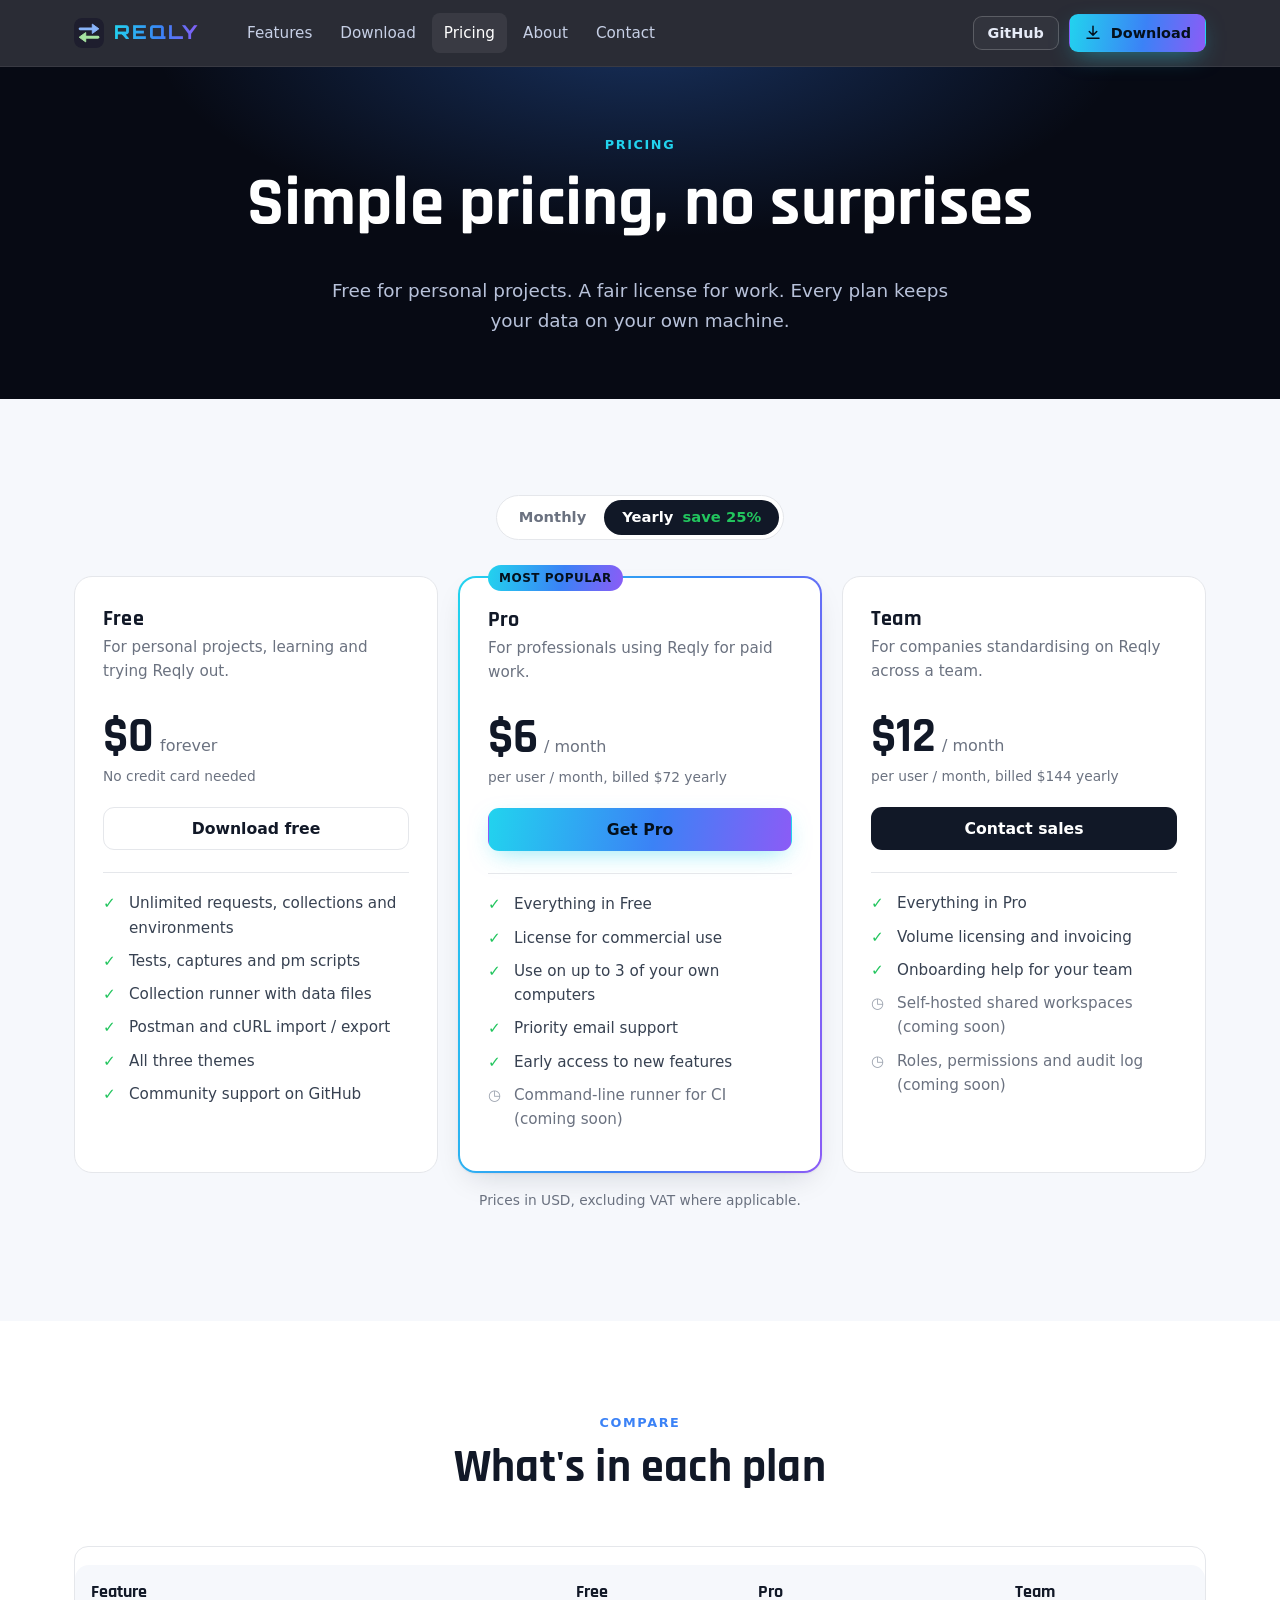
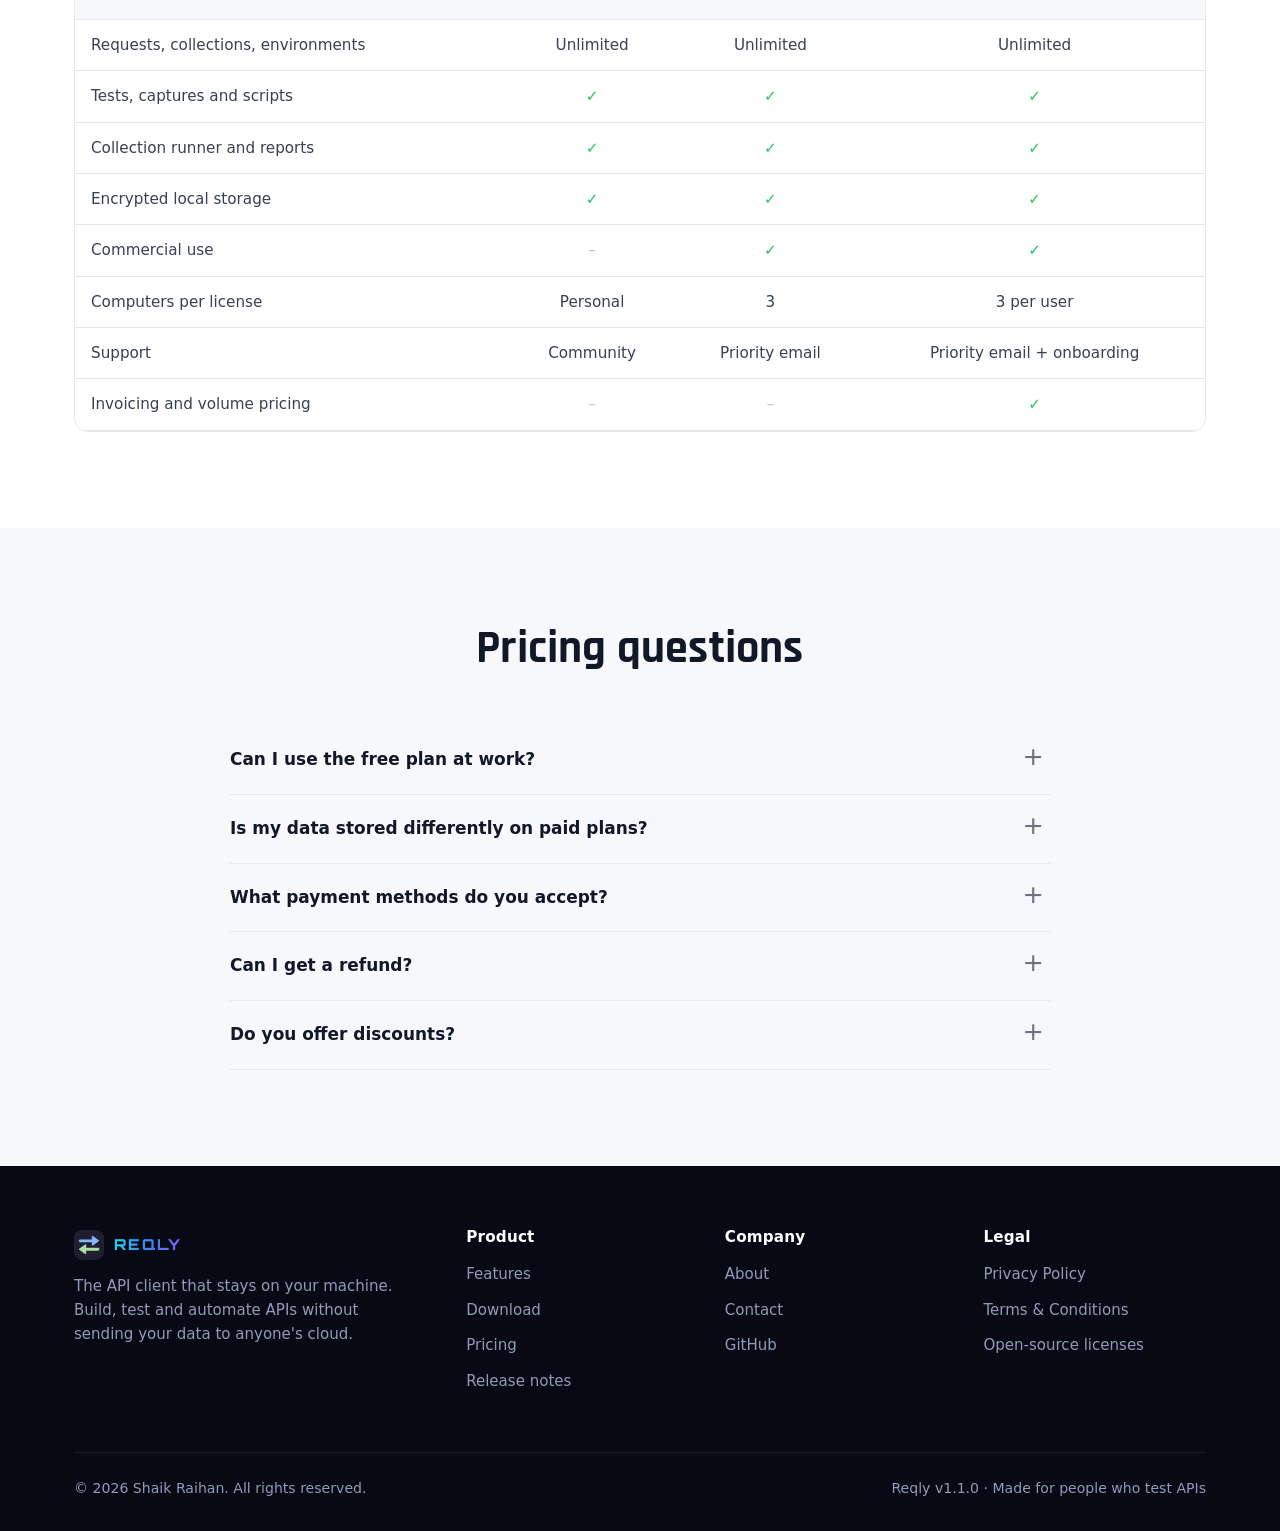
<file: website/pricing.html>
<!doctype html>
<html lang="en">
<head>
<meta charset="utf-8">
<meta name="viewport" content="width=device-width, initial-scale=1">
<title>Pricing · Reqly</title>
<meta name="description" content="Reqly is free for personal use. Pro and Team licenses for professional and company use.">
<meta name="theme-color" content="#070a14">
<link rel="icon" href="favicon.svg" type="image/svg+xml">
<link rel="apple-touch-icon" href="apple-touch-icon.png">
<link rel="stylesheet" href="assets/styles.css">
</head>
<body data-page="pricing">
<a class="skip" href="#main">Skip to content</a>
<div data-site-header></div>

<main id="main">
  <section class="page-hero dark">
    <div class="wrap">
      <span class="kicker">Pricing</span>
      <h1>Simple pricing, no surprises</h1>
      <p>Free for personal projects. A fair license for work. Every plan keeps your data on your own machine.</p>
    </div>
  </section>

  <section class="block alt">
    <div class="wrap" style="text-align:center">
      <div class="billing" role="group" aria-label="Billing period">
        <button type="button" data-period="monthly" aria-pressed="false">Monthly</button>
        <button type="button" data-period="yearly" aria-pressed="true">Yearly <span class="save">save 25%</span></button>
      </div>
      <div class="plans" style="text-align:left">
        <div class="plan">
          <h3>Free</h3>
          <p class="who">For personal projects, learning and trying Reqly out.</p>
          <div class="price"><b>$0</b><span>forever</span></div>
          <p class="price-note">No credit card needed</p>
          <a class="btn btn-outline" href="download.html">Download free</a>
          <ul>
            <li>Unlimited requests, collections and environments</li>
            <li>Tests, captures and pm scripts</li>
            <li>Collection runner with data files</li>
            <li>Postman and cURL import / export</li>
            <li>All three themes</li>
            <li>Community support on GitHub</li>
          </ul>
        </div>
        <div class="plan featured">
          <span class="badge">MOST POPULAR</span>
          <h3>Pro</h3>
          <p class="who">For professionals using Reqly for paid work.</p>
          <div class="price"><b data-price="pro">$6</b><span>/ month</span></div>
          <p class="price-note" data-price-note="pro">per user / month, billed yearly</p>
          <a class="btn btn-primary" href="contact.html?topic=Buy%20Pro">Get Pro</a>
          <ul>
            <li>Everything in Free</li>
            <li>License for commercial use</li>
            <li>Use on up to 3 of your own computers</li>
            <li>Priority email support</li>
            <li>Early access to new features</li>
            <li class="soon">Command-line runner for CI (coming soon)</li>
          </ul>
        </div>
        <div class="plan">
          <h3>Team</h3>
          <p class="who">For companies standardising on Reqly across a team.</p>
          <div class="price"><b data-price="team">$12</b><span>/ month</span></div>
          <p class="price-note" data-price-note="team">per user / month, billed yearly</p>
          <a class="btn btn-dark" href="contact.html?topic=Team%20license">Contact sales</a>
          <ul>
            <li>Everything in Pro</li>
            <li>Volume licensing and invoicing</li>
            <li>Onboarding help for your team</li>
            <li class="soon">Self-hosted shared workspaces (coming soon)</li>
            <li class="soon">Roles, permissions and audit log (coming soon)</li>
          </ul>
        </div>
      </div>
      <p class="fine" style="color:var(--muted)">Prices in USD, excluding VAT where applicable.</p>
    </div>
  </section>

  <section class="block">
    <div class="wrap">
      <div class="section-head"><span class="kicker">Compare</span><h2>What's in each plan</h2></div>
      <div class="table-scroll">
        <table class="compare">
          <thead><tr><th scope="col">Feature</th><th scope="col">Free</th><th scope="col">Pro</th><th scope="col">Team</th></tr></thead>
          <tbody>
            <tr><td>Requests, collections, environments</td><td>Unlimited</td><td>Unlimited</td><td>Unlimited</td></tr>
            <tr><td>Tests, captures and scripts</td><td class="yes">✓</td><td class="yes">✓</td><td class="yes">✓</td></tr>
            <tr><td>Collection runner and reports</td><td class="yes">✓</td><td class="yes">✓</td><td class="yes">✓</td></tr>
            <tr><td>Encrypted local storage</td><td class="yes">✓</td><td class="yes">✓</td><td class="yes">✓</td></tr>
            <tr><td>Commercial use</td><td class="no">–</td><td class="yes">✓</td><td class="yes">✓</td></tr>
            <tr><td>Computers per license</td><td>Personal</td><td>3</td><td>3 per user</td></tr>
            <tr><td>Support</td><td>Community</td><td>Priority email</td><td>Priority email + onboarding</td></tr>
            <tr><td>Invoicing and volume pricing</td><td class="no">–</td><td class="no">–</td><td class="yes">✓</td></tr>
          </tbody>
        </table>
      </div>
    </div>
  </section>

  <section class="block alt">
    <div class="wrap">
      <div class="section-head"><h2>Pricing questions</h2></div>
      <div class="faq">
        <details><summary>Can I use the free plan at work?</summary><p>You can evaluate Reqly at work for as long as you need to decide. For ongoing professional use, please buy a Pro or Team license. It keeps Reqly independent and actively developed.</p></details>
        <details><summary>Is my data stored differently on paid plans?</summary><p>No. On every plan, your workspace stays on your own computer. Licensing never requires uploading your collections or secrets.</p></details>
        <details><summary>What payment methods do you accept?</summary><p>Card payments and invoices for teams. Get in touch through the <a href="contact.html">contact page</a> and we'll set you up.</p></details>
        <details><summary>Can I get a refund?</summary><p>Yes. If Reqly isn't right for you, ask within 30 days of purchase for a full refund.</p></details>
        <details><summary>Do you offer discounts?</summary><p>Students, teachers and open-source maintainers can use Pro for free. <a href="contact.html?topic=Discount">Tell us about your project</a>.</p></details>
      </div>
    </div>
  </section>
</main>

<div data-site-footer></div>
<script src="assets/site.js"></script>
</body>
</html>
</file>
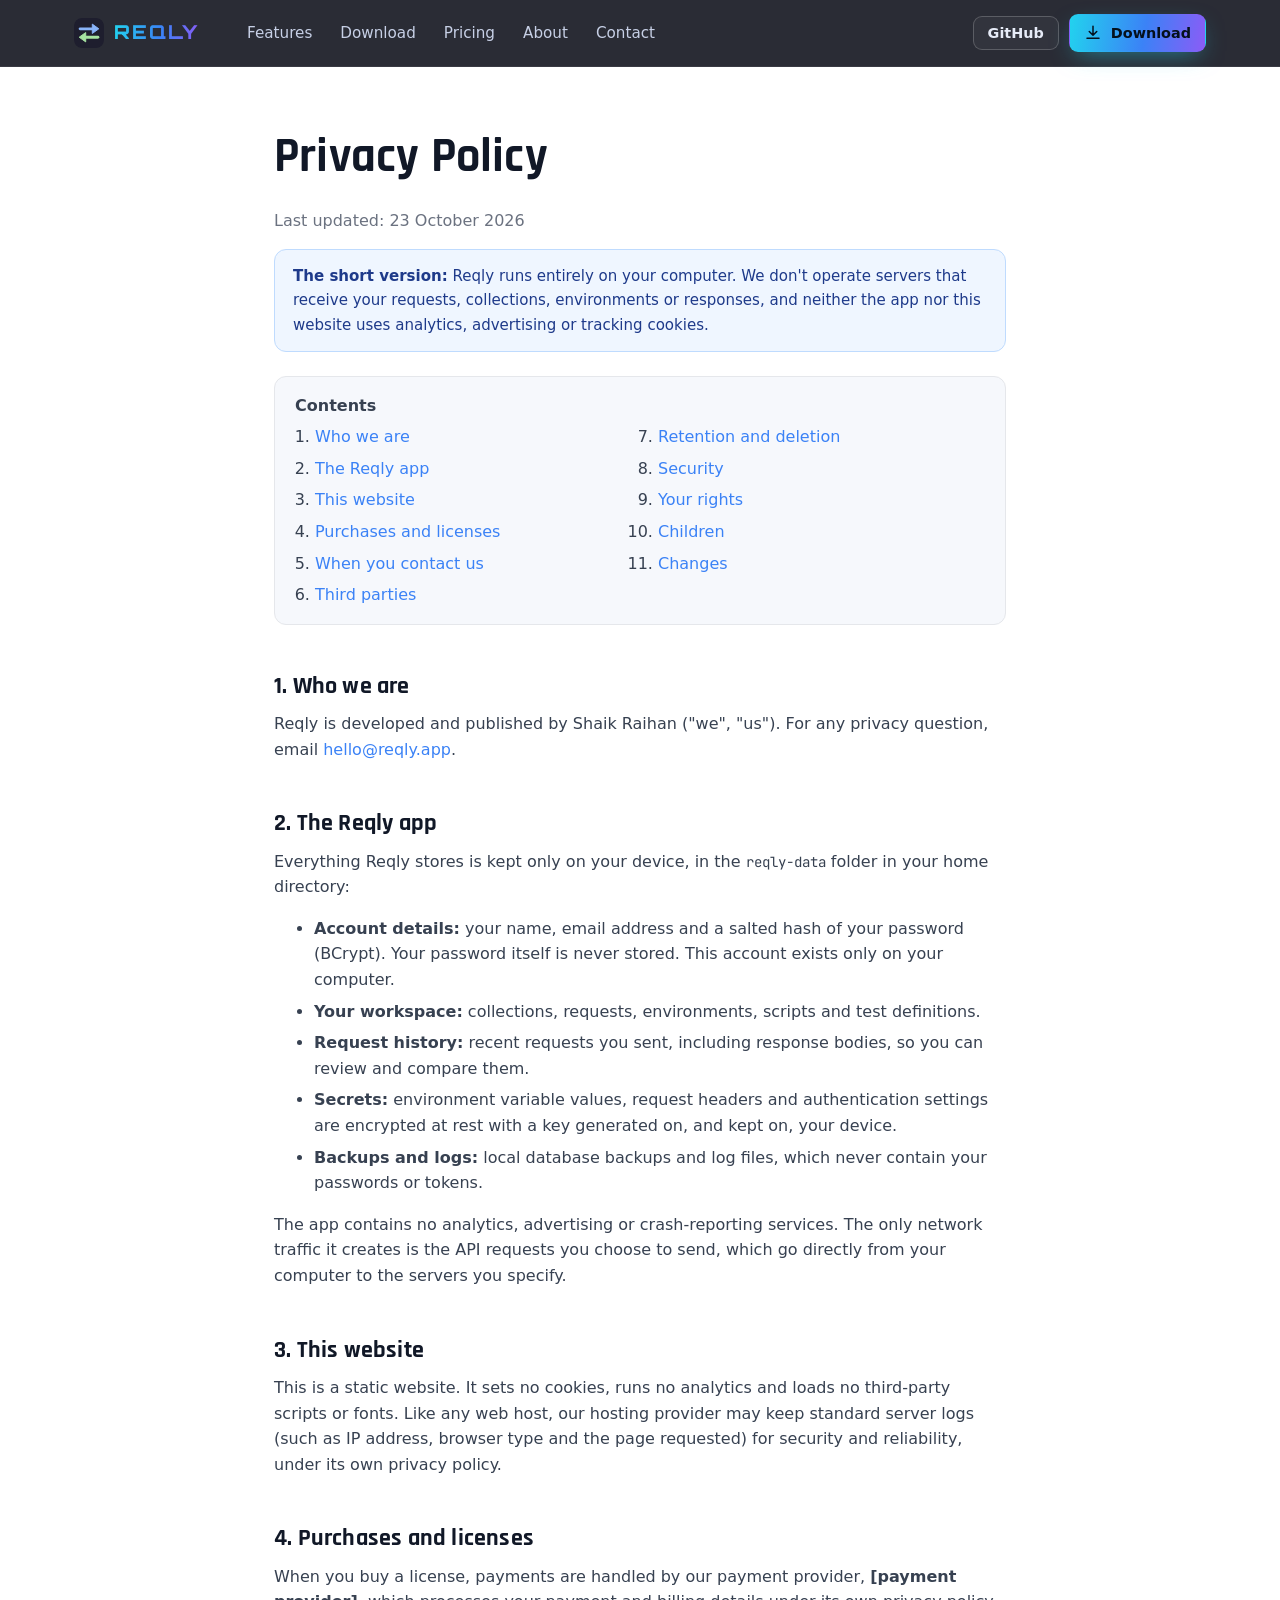
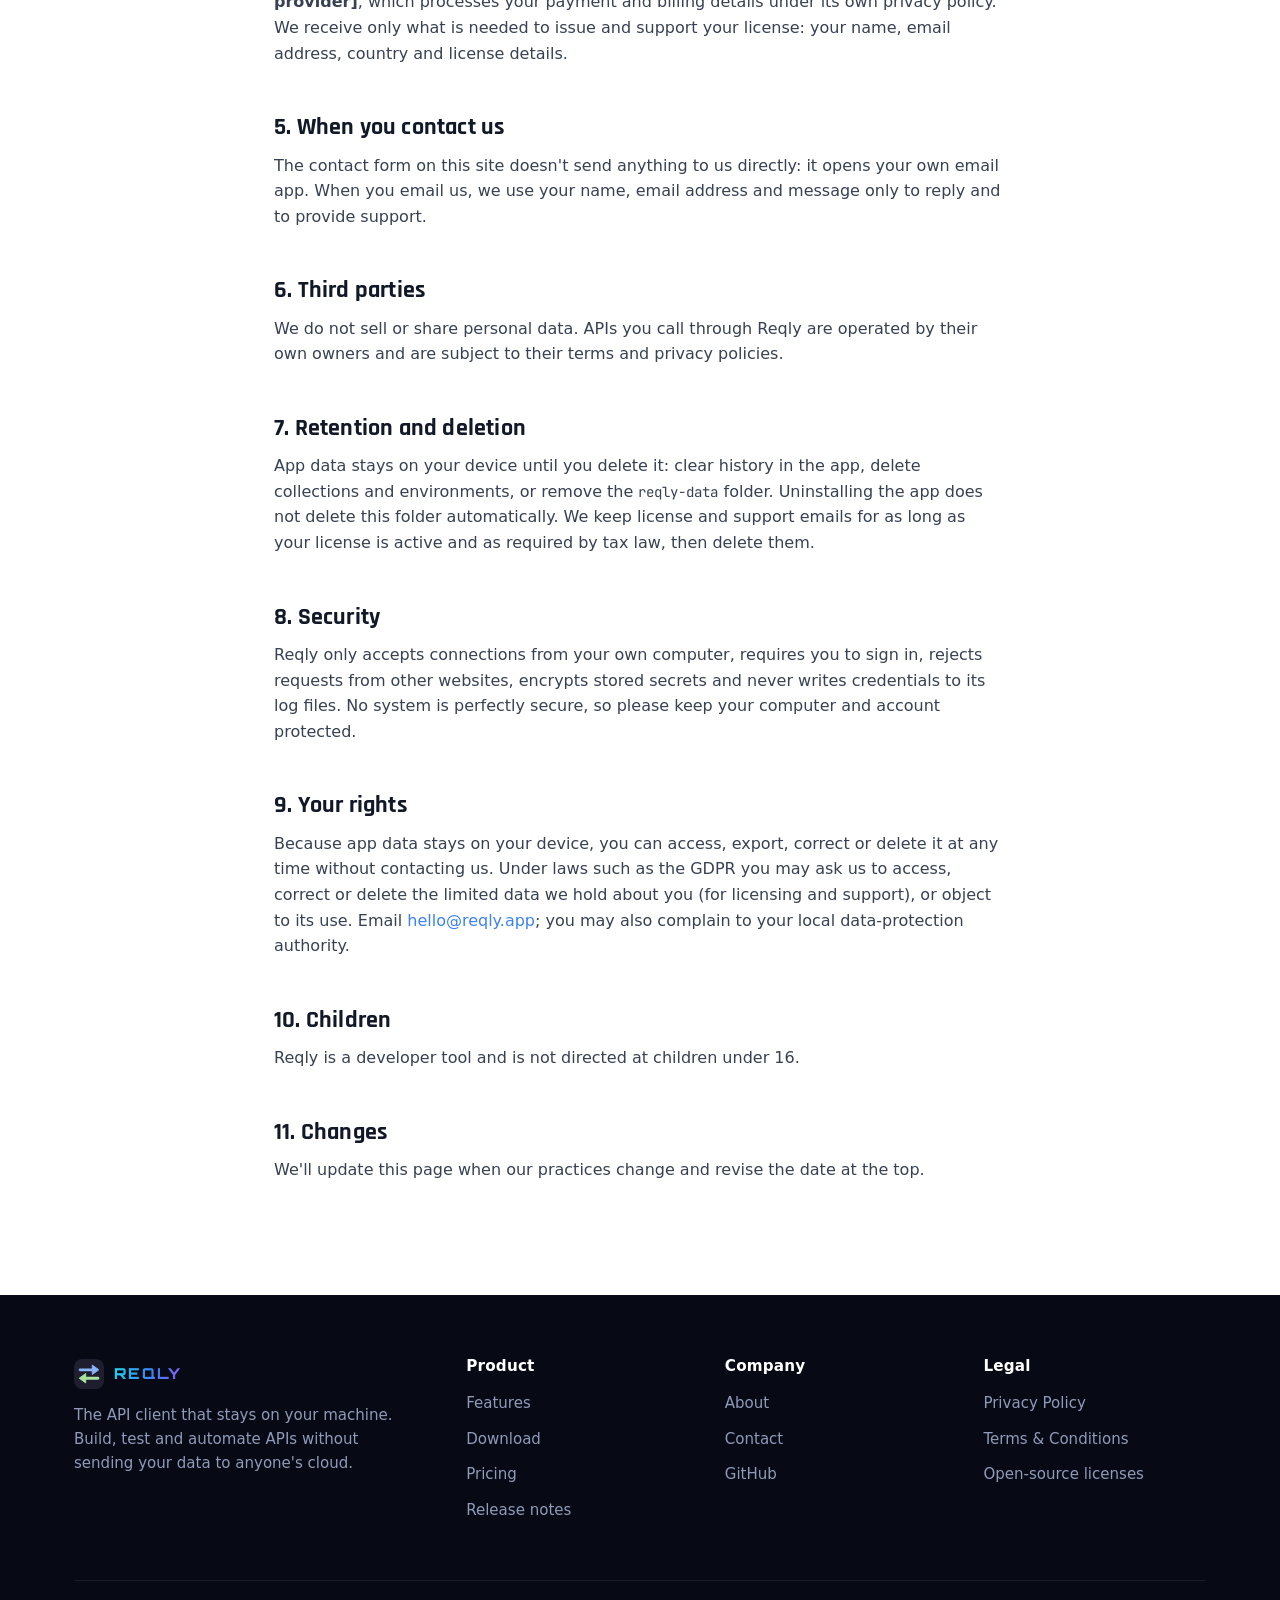
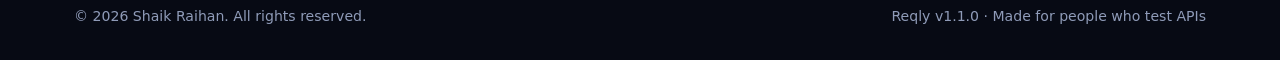
<file: website/privacy.html>
<!doctype html>
<html lang="en">
<head>
<meta charset="utf-8">
<meta name="viewport" content="width=device-width, initial-scale=1">
<title>Privacy Policy · Reqly</title>
<meta name="description" content="How Reqly and this website handle your data.">
<meta name="theme-color" content="#070a14">
<link rel="icon" href="favicon.svg" type="image/svg+xml">
<link rel="apple-touch-icon" href="apple-touch-icon.png">
<link rel="stylesheet" href="assets/styles.css">
</head>
<body data-page="privacy">
<a class="skip" href="#main">Skip to content</a>
<div data-site-header></div>

<main id="main" class="legal">
  <h1>Privacy Policy</h1>
  <p class="updated">Last updated: 23 October 2026</p>
  <div class="callout info"><b>The short version:</b> Reqly runs entirely on your computer. We don't operate servers that receive your requests, collections, environments or responses, and neither the app nor this website uses analytics, advertising or tracking cookies.</div>

  <nav class="toc" aria-label="Contents"><b>Contents</b>
    <ol><li><a href="#who">Who we are</a></li><li><a href="#app">The Reqly app</a></li><li><a href="#website">This website</a></li><li><a href="#purchases">Purchases and licenses</a></li>
      <li><a href="#contact-data">When you contact us</a></li><li><a href="#third">Third parties</a></li><li><a href="#retention">Retention and deletion</a></li>
      <li><a href="#security">Security</a></li><li><a href="#rights">Your rights</a></li><li><a href="#children">Children</a></li><li><a href="#changes">Changes</a></li></ol></nav>

  <h2 id="who">1. Who we are</h2>
  <p>Reqly is developed and published by <span data-site="owner">Shaik Raihan</span> ("we", "us"). For any privacy question, email <a data-href="email" href="#"><span data-site="email">hello@reqly.app</span></a>.</p>

  <h2 id="app">2. The Reqly app</h2>
  <p>Everything Reqly stores is kept only on your device, in the <code>reqly-data</code> folder in your home directory:</p>
  <ul>
    <li><b>Account details:</b> your name, email address and a salted hash of your password (BCrypt). Your password itself is never stored. This account exists only on your computer.</li>
    <li><b>Your workspace:</b> collections, requests, environments, scripts and test definitions.</li>
    <li><b>Request history:</b> recent requests you sent, including response bodies, so you can review and compare them.</li>
    <li><b>Secrets:</b> environment variable values, request headers and authentication settings are encrypted at rest with a key generated on, and kept on, your device.</li>
    <li><b>Backups and logs:</b> local database backups and log files, which never contain your passwords or tokens.</li>
  </ul>
  <p>The app contains no analytics, advertising or crash-reporting services. The only network traffic it creates is the API requests you choose to send, which go directly from your computer to the servers you specify.</p>

  <h2 id="website">3. This website</h2>
  <p>This is a static website. It sets no cookies, runs no analytics and loads no third-party scripts or fonts. Like any web host, our hosting provider may keep standard server logs (such as IP address, browser type and the page requested) for security and reliability, under its own privacy policy.</p>

  <h2 id="purchases">4. Purchases and licenses</h2>
  <p>When you buy a license, payments are handled by our payment provider, <b>[payment provider]</b>, which processes your payment and billing details under its own privacy policy. We receive only what is needed to issue and support your license: your name, email address, country and license details.</p>

  <h2 id="contact-data">5. When you contact us</h2>
  <p>The contact form on this site doesn't send anything to us directly: it opens your own email app. When you email us, we use your name, email address and message only to reply and to provide support.</p>

  <h2 id="third">6. Third parties</h2>
  <p>We do not sell or share personal data. APIs you call through Reqly are operated by their own owners and are subject to their terms and privacy policies.</p>

  <h2 id="retention">7. Retention and deletion</h2>
  <p>App data stays on your device until you delete it: clear history in the app, delete collections and environments, or remove the <code>reqly-data</code> folder. Uninstalling the app does not delete this folder automatically. We keep license and support emails for as long as your license is active and as required by tax law, then delete them.</p>

  <h2 id="security">8. Security</h2>
  <p>Reqly only accepts connections from your own computer, requires you to sign in, rejects requests from other websites, encrypts stored secrets and never writes credentials to its log files. No system is perfectly secure, so please keep your computer and account protected.</p>

  <h2 id="rights">9. Your rights</h2>
  <p>Because app data stays on your device, you can access, export, correct or delete it at any time without contacting us. Under laws such as the GDPR you may ask us to access, correct or delete the limited data we hold about you (for licensing and support), or object to its use. Email <a data-href="email" href="#"><span data-site="email">hello@reqly.app</span></a>; you may also complain to your local data-protection authority.</p>

  <h2 id="children">10. Children</h2>
  <p>Reqly is a developer tool and is not directed at children under 16.</p>

  <h2 id="changes">11. Changes</h2>
  <p>We'll update this page when our practices change and revise the date at the top.</p>
</main>

<div data-site-footer></div>
<script src="assets/site.js"></script>
</body>
</html>
</file>
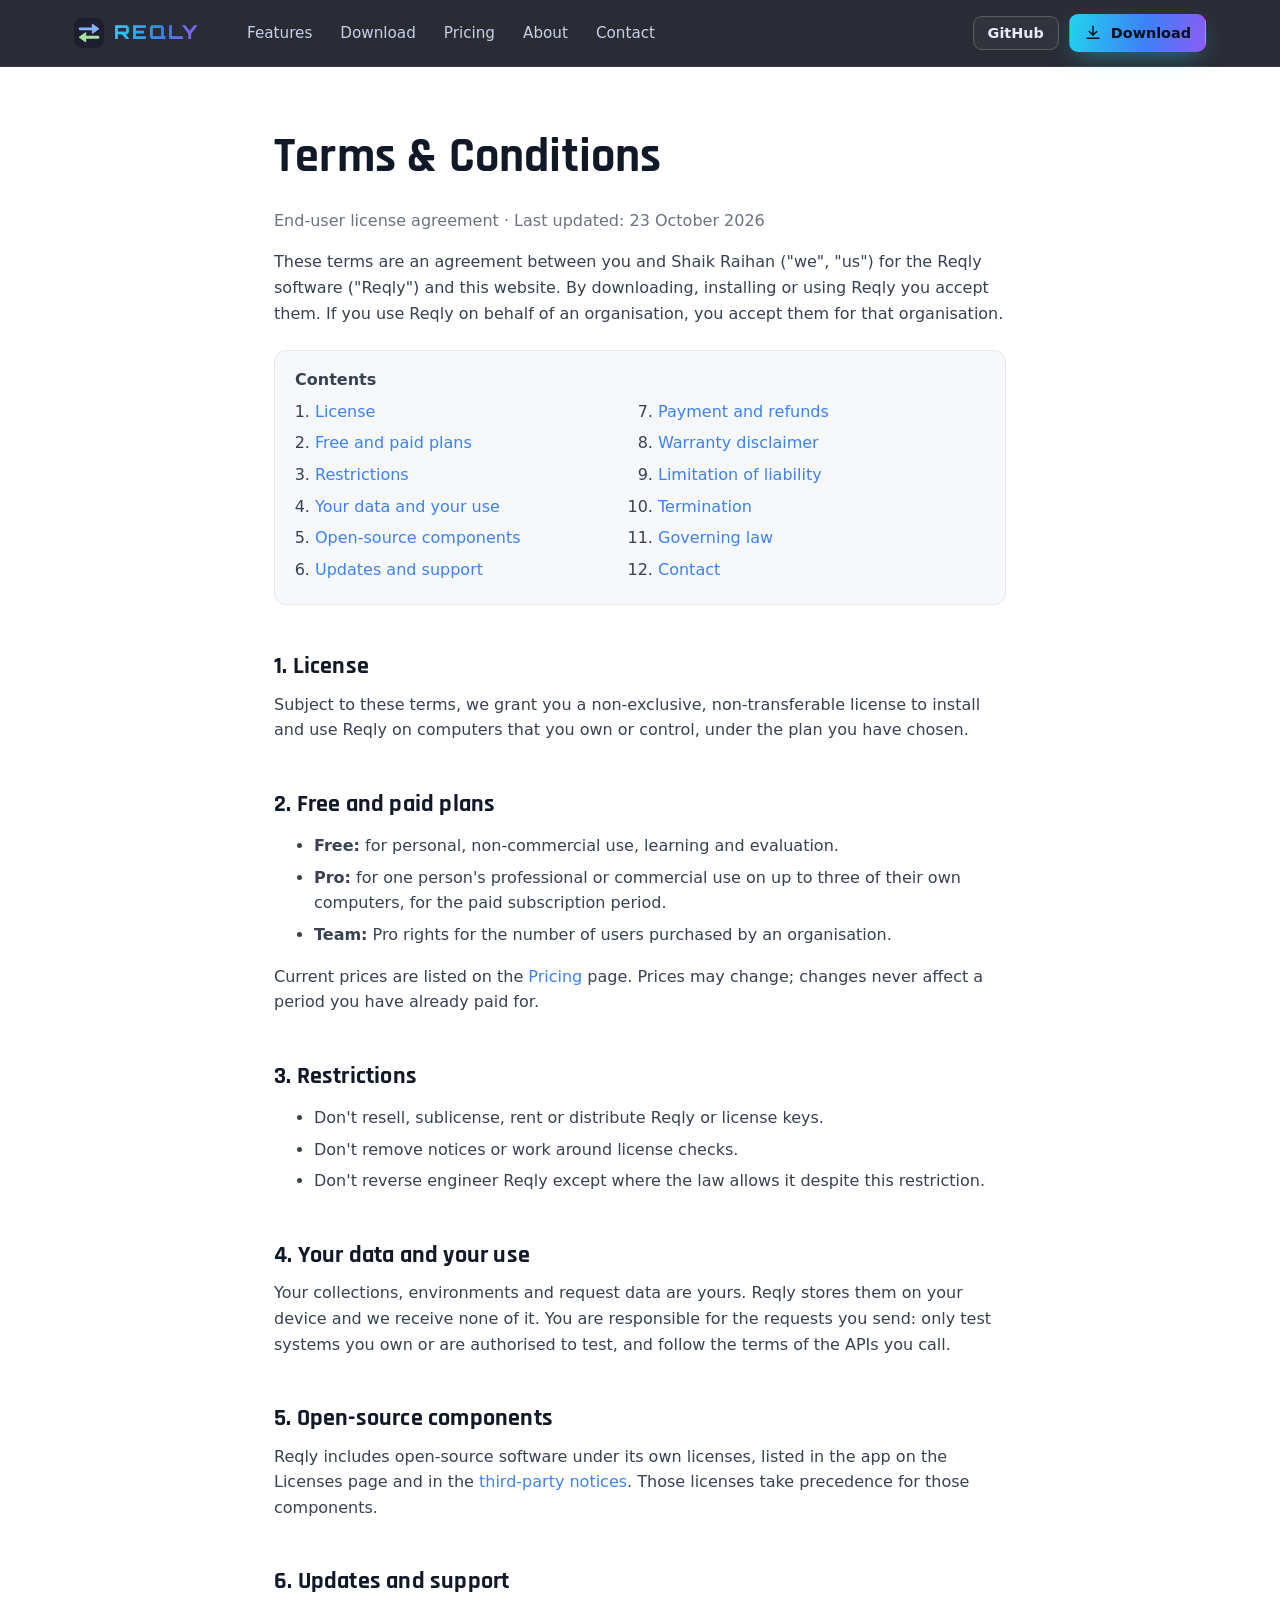
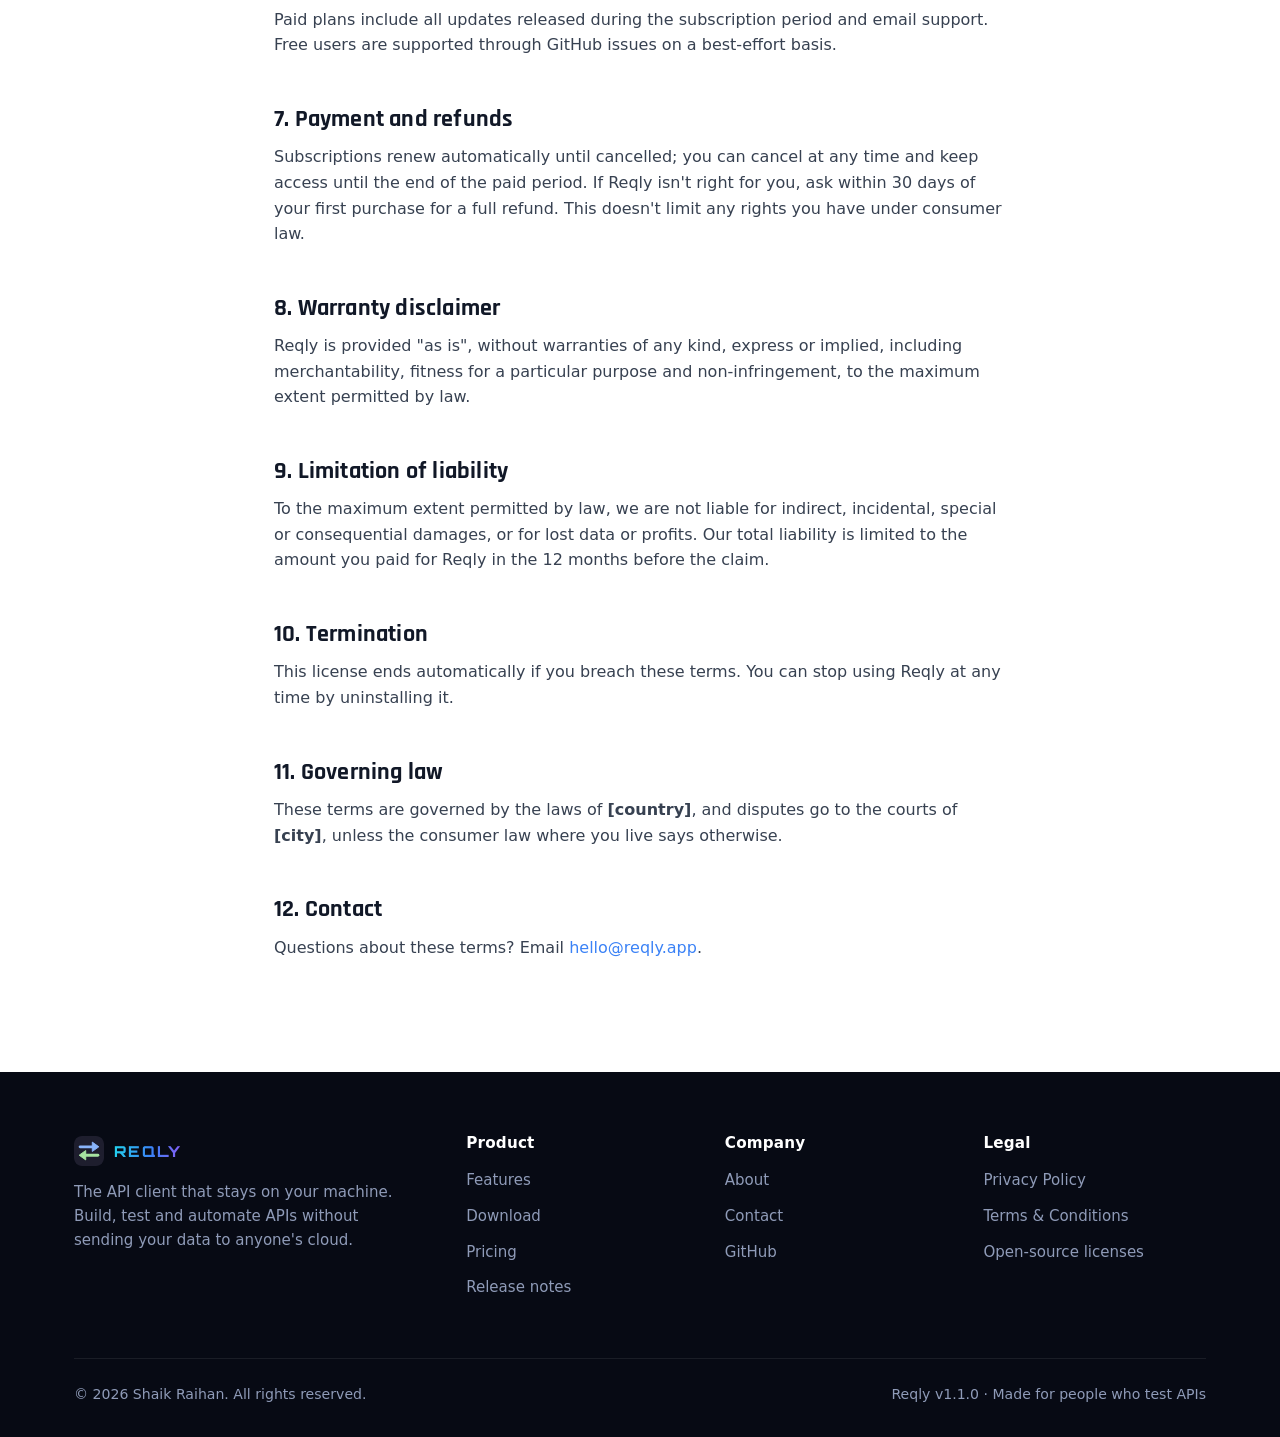
<file: website/terms.html>
<!doctype html>
<html lang="en">
<head>
<meta charset="utf-8">
<meta name="viewport" content="width=device-width, initial-scale=1">
<title>Terms &amp; Conditions · Reqly</title>
<meta name="description" content="The license terms for using Reqly.">
<meta name="theme-color" content="#070a14">
<link rel="icon" href="favicon.svg" type="image/svg+xml">
<link rel="apple-touch-icon" href="apple-touch-icon.png">
<link rel="stylesheet" href="assets/styles.css">
</head>
<body data-page="terms">
<a class="skip" href="#main">Skip to content</a>
<div data-site-header></div>

<main id="main" class="legal">
  <h1>Terms &amp; Conditions</h1>
  <p class="updated">End-user license agreement · Last updated: 23 October 2026</p>
  <p>These terms are an agreement between you and <span data-site="owner">Shaik Raihan</span> ("we", "us") for the Reqly software ("Reqly") and this website. By downloading, installing or using Reqly you accept them. If you use Reqly on behalf of an organisation, you accept them for that organisation.</p>

  <nav class="toc" aria-label="Contents"><b>Contents</b>
    <ol><li><a href="#license">License</a></li><li><a href="#plans">Free and paid plans</a></li><li><a href="#restrictions">Restrictions</a></li><li><a href="#data">Your data and your use</a></li>
      <li><a href="#oss">Open-source components</a></li><li><a href="#updates">Updates and support</a></li><li><a href="#payment">Payment and refunds</a></li>
      <li><a href="#warranty">Warranty disclaimer</a></li><li><a href="#liability">Limitation of liability</a></li><li><a href="#termination">Termination</a></li><li><a href="#law">Governing law</a></li><li><a href="#contact">Contact</a></li></ol></nav>

  <h2 id="license">1. License</h2>
  <p>Subject to these terms, we grant you a non-exclusive, non-transferable license to install and use Reqly on computers that you own or control, under the plan you have chosen.</p>

  <h2 id="plans">2. Free and paid plans</h2>
  <ul>
    <li><b>Free:</b> for personal, non-commercial use, learning and evaluation.</li>
    <li><b>Pro:</b> for one person's professional or commercial use on up to three of their own computers, for the paid subscription period.</li>
    <li><b>Team:</b> Pro rights for the number of users purchased by an organisation.</li>
  </ul>
  <p>Current prices are listed on the <a href="pricing.html">Pricing</a> page. Prices may change; changes never affect a period you have already paid for.</p>

  <h2 id="restrictions">3. Restrictions</h2>
  <ul>
    <li>Don't resell, sublicense, rent or distribute Reqly or license keys.</li>
    <li>Don't remove notices or work around license checks.</li>
    <li>Don't reverse engineer Reqly except where the law allows it despite this restriction.</li>
  </ul>

  <h2 id="data">4. Your data and your use</h2>
  <p>Your collections, environments and request data are yours. Reqly stores them on your device and we receive none of it. You are responsible for the requests you send: only test systems you own or are authorised to test, and follow the terms of the APIs you call.</p>

  <h2 id="oss">5. Open-source components</h2>
  <p>Reqly includes open-source software under its own licenses, listed in the app on the Licenses page and in the <a href="https://github.com/ShaikRaihan93/reqly/blob/main/THIRD_PARTY_NOTICES.md" rel="noopener">third-party notices</a>. Those licenses take precedence for those components.</p>

  <h2 id="updates">6. Updates and support</h2>
  <p>Paid plans include all updates released during the subscription period and email support. Free users are supported through GitHub issues on a best-effort basis.</p>

  <h2 id="payment">7. Payment and refunds</h2>
  <p>Subscriptions renew automatically until cancelled; you can cancel at any time and keep access until the end of the paid period. If Reqly isn't right for you, ask within 30 days of your first purchase for a full refund. This doesn't limit any rights you have under consumer law.</p>

  <h2 id="warranty">8. Warranty disclaimer</h2>
  <p>Reqly is provided "as is", without warranties of any kind, express or implied, including merchantability, fitness for a particular purpose and non-infringement, to the maximum extent permitted by law.</p>

  <h2 id="liability">9. Limitation of liability</h2>
  <p>To the maximum extent permitted by law, we are not liable for indirect, incidental, special or consequential damages, or for lost data or profits. Our total liability is limited to the amount you paid for Reqly in the 12 months before the claim.</p>

  <h2 id="termination">10. Termination</h2>
  <p>This license ends automatically if you breach these terms. You can stop using Reqly at any time by uninstalling it.</p>

  <h2 id="law">11. Governing law</h2>
  <p>These terms are governed by the laws of <b>[country]</b>, and disputes go to the courts of <b>[city]</b>, unless the consumer law where you live says otherwise.</p>

  <h2 id="contact">12. Contact</h2>
  <p>Questions about these terms? Email <a data-href="email" href="#"><span data-site="email">hello@reqly.app</span></a>.</p>
</main>

<div data-site-footer></div>
<script src="assets/site.js"></script>
</body>
</html>
</file>
<file: website/assets/styles.css>
/* Reqly website. Fonts are bundled (SIL OFL, see assets/fonts/OFL-*.txt): no third-party requests. */
@font-face { font-family: 'Orbitron'; font-weight: 700; font-display: swap; src: url('fonts/orbitron-700.woff2') format('woff2'); }
@font-face { font-family: 'Orbitron'; font-weight: 800; font-display: swap; src: url('fonts/orbitron-800.woff2') format('woff2'); }
@font-face { font-family: 'Rajdhani'; font-weight: 500; font-display: swap; src: url('fonts/rajdhani-500.woff2') format('woff2'); }
@font-face { font-family: 'Rajdhani'; font-weight: 600; font-display: swap; src: url('fonts/rajdhani-600.woff2') format('woff2'); }
@font-face { font-family: 'Rajdhani'; font-weight: 700; font-display: swap; src: url('fonts/rajdhani-700.woff2') format('woff2'); }
@font-face { font-family: 'JetBrains Mono'; font-weight: 400; font-display: swap; src: url('fonts/jetbrains-mono-400.woff2') format('woff2'); }

:root {
    --night: #070a14;
    --night-2: #0d1324;
    --night-3: #141c33;
    --ink: #111827;
    --text: #374151;
    --muted: #6b7280;
    --line: #e5e7eb;
    --paper: #ffffff;
    --paper-2: #f6f8fc;
    --cyan: #22d3ee;
    --blue: #3b82f6;
    --magenta: #d946ef;
    --green: #22c55e;
    --grad: linear-gradient(100deg, #22d3ee 0%, #3b82f6 55%, #8b5cf6 100%);
    --radius: 14px;
    --shadow: 0 1px 2px rgba(16, 24, 40, .06), 0 12px 32px -12px rgba(16, 24, 40, .18);
    --display: 'Rajdhani', system-ui, sans-serif;
    --body: -apple-system, BlinkMacSystemFont, 'Segoe UI', Inter, Roboto, system-ui, sans-serif;
    --mono: 'JetBrains Mono', ui-monospace, SFMono-Regular, Menlo, monospace;
    --wrap: 1180px;
}

* { box-sizing: border-box; }
html { scroll-behavior: smooth; -webkit-text-size-adjust: 100%; }
body { margin: 0; font: 16px/1.6 var(--body); color: var(--text); background: var(--paper); overflow-x: hidden; }
img { max-width: 100%; height: auto; display: block; }
a { color: var(--blue); text-decoration: none; }
a:hover { text-decoration: underline; }
h1, h2, h3, h4 { font-family: var(--display); color: var(--ink); line-height: 1.1; margin: 0 0 .5em; letter-spacing: .2px; }
h1 { font-size: clamp(2.5rem, 5.4vw, 4.4rem); font-weight: 700; }
h2 { font-size: clamp(2rem, 3.6vw, 2.9rem); font-weight: 700; }
h3 { font-size: 1.35rem; font-weight: 700; }
p { margin: 0 0 1em; }
code, kbd { font-family: var(--mono); font-size: .88em; }
.wrap { max-width: var(--wrap); margin: 0 auto; padding: 0 24px; }
.skip { position: absolute; left: -999px; top: 8px; background: #fff; padding: 8px 12px; border-radius: 8px; z-index: 100; }
.skip:focus { left: 8px; }
:focus-visible { outline: 2px solid var(--cyan); outline-offset: 2px; border-radius: 6px; }

/* ---------- header ---------- */
.site-header { position: sticky; top: 0; z-index: 50; background: rgba(7, 10, 20, .86); backdrop-filter: saturate(160%) blur(12px);
    -webkit-backdrop-filter: saturate(160%) blur(12px); border-bottom: 1px solid rgba(255, 255, 255, .07); }
.site-header .wrap { display: flex; align-items: center; gap: 28px; height: 66px; }
.brand { display: flex; align-items: center; gap: 10px; color: #fff; font: 800 1.2rem/1 'Orbitron', var(--display); letter-spacing: 2px; }
.brand:hover { text-decoration: none; }
.brand img { width: 30px; height: 30px; border-radius: 8px; }
.brand span { background: var(--grad); -webkit-background-clip: text; background-clip: text; color: transparent; }
.nav { display: flex; gap: 4px; margin-left: 8px; }
.nav a { color: #c7d0e6; font-weight: 500; font-size: .95rem; padding: 8px 12px; border-radius: 8px; }
.nav a:hover, .nav a[aria-current="page"] { color: #fff; background: rgba(255, 255, 255, .07); text-decoration: none; }
.header-cta { margin-left: auto; display: flex; gap: 10px; align-items: center; }
.menu-btn { display: none; margin-left: auto; background: none; border: 1px solid rgba(255, 255, 255, .18); color: #fff; border-radius: 10px;
    width: 42px; height: 40px; cursor: pointer; }
.menu-btn svg { width: 20px; height: 20px; }

/* ---------- buttons ---------- */
.btn { display: inline-flex; align-items: center; justify-content: center; gap: 9px; font: 600 .98rem/1 var(--body); padding: 13px 20px;
    border-radius: 11px; border: 1px solid transparent; cursor: pointer; transition: transform .15s, box-shadow .15s, background .15s; white-space: nowrap; }
.btn:hover { text-decoration: none; transform: translateY(-1px); }
.btn svg { width: 18px; height: 18px; flex: none; }
.btn-primary { background: var(--grad); color: #04101c; box-shadow: 0 8px 24px -8px rgba(34, 211, 238, .55); }
.btn-primary:hover { box-shadow: 0 12px 30px -8px rgba(59, 130, 246, .65); }
.btn-ghost { color: #e6ebf7; border-color: rgba(255, 255, 255, .2); background: rgba(255, 255, 255, .04); }
.btn-ghost:hover { background: rgba(255, 255, 255, .1); }
.btn-dark { background: var(--ink); color: #fff; }
.btn-outline { color: var(--ink); border-color: var(--line); background: #fff; }
.btn-outline:hover { border-color: #c9ced8; }
.btn-sm { padding: 9px 14px; font-size: .9rem; border-radius: 9px; }
.btn-lg { padding: 16px 26px; font-size: 1.05rem; }

/* ---------- hero ---------- */
.dark { background: var(--night); color: #b8c2da; }
.dark h1, .dark h2, .dark h3 { color: #fff; }
.hero { position: relative; overflow: hidden; padding: 84px 0 0; text-align: center; }
.hero::before { content: ''; position: absolute; inset: 0; pointer-events: none;
    background: radial-gradient(800px 420px at 50% -60px, rgba(59, 130, 246, .35), transparent 70%),
                radial-gradient(600px 360px at 85% 30%, rgba(217, 70, 239, .14), transparent 70%),
                radial-gradient(600px 360px at 10% 40%, rgba(34, 211, 238, .12), transparent 70%); }
.hero::after { content: ''; position: absolute; inset: 0; pointer-events: none; opacity: .5;
    background-image: linear-gradient(rgba(255, 255, 255, .035) 1px, transparent 1px), linear-gradient(90deg, rgba(255, 255, 255, .035) 1px, transparent 1px);
    background-size: 44px 44px; mask-image: linear-gradient(to bottom, #000 0%, transparent 75%); -webkit-mask-image: linear-gradient(to bottom, #000 0%, transparent 75%); }
.hero .wrap { position: relative; z-index: 1; }
.eyebrow { display: inline-flex; align-items: center; gap: 8px; font: 600 .82rem/1 var(--body); letter-spacing: .4px; color: #9fe9f7;
    border: 1px solid rgba(34, 211, 238, .3); background: rgba(34, 211, 238, .08); padding: 7px 12px; border-radius: 999px; margin-bottom: 22px; }
.eyebrow .dot { width: 7px; height: 7px; border-radius: 50%; background: var(--green); box-shadow: 0 0 10px var(--green); }
.hero h1 { max-width: 900px; margin: 0 auto 18px; }
.grad-text { background: var(--grad); -webkit-background-clip: text; background-clip: text; color: transparent; }
.hero .lead { font-size: clamp(1.05rem, 1.6vw, 1.25rem); max-width: 680px; margin: 0 auto 30px; color: #b8c2da; }
.cta-row { display: flex; gap: 12px; justify-content: center; flex-wrap: wrap; }
.fine { font-size: .86rem; color: #7f8bab; margin-top: 16px; }
.fine span + span::before { content: '·'; margin: 0 8px; color: #4b5675; }
.shot-frame { margin: 56px auto 0; max-width: 1120px; border-radius: 14px 14px 0 0; padding: 10px 10px 0; background: linear-gradient(180deg, rgba(255, 255, 255, .14), rgba(255, 255, 255, .03));
    box-shadow: 0 -20px 80px -20px rgba(59, 130, 246, .45); }
.shot-frame .bar { display: flex; gap: 7px; padding: 4px 6px 10px; }
.shot-frame .bar i { width: 11px; height: 11px; border-radius: 50%; background: #ff5f57; }
.shot-frame .bar i:nth-child(2) { background: #febc2e; }
.shot-frame .bar i:nth-child(3) { background: #28c840; }
.shot-frame img { border-radius: 8px 8px 0 0; width: 100%; height: auto; }

/* ---------- strips and sections ---------- */
.trust { border-top: 1px solid rgba(255, 255, 255, .07); background: var(--night-2); }
.trust ul { list-style: none; margin: 0 auto; padding: 22px 24px; display: flex; flex-wrap: wrap; gap: 14px 34px; justify-content: center; max-width: var(--wrap); }
.trust li { display: flex; align-items: center; gap: 9px; color: #cdd5e8; font-weight: 500; font-size: .95rem; }
.trust svg { width: 18px; height: 18px; color: var(--cyan); }
section.block { padding: 96px 0; }
section.alt { background: var(--paper-2); }
.section-head { text-align: center; max-width: 720px; margin: 0 auto 52px; }
.section-head p { font-size: 1.1rem; color: var(--muted); }
.dark .section-head p { color: #9aa6c4; }
.kicker { display: block; font: 700 .8rem/1 var(--body); letter-spacing: 1.6px; text-transform: uppercase; color: var(--blue); margin-bottom: 14px; }
.dark .kicker { color: var(--cyan); }

.grid { display: grid; gap: 20px; }
.grid-3 { grid-template-columns: repeat(3, 1fr); }
.grid-2 { grid-template-columns: repeat(2, 1fr); }
.card { background: #fff; border: 1px solid var(--line); border-radius: var(--radius); padding: 26px; box-shadow: 0 1px 2px rgba(16, 24, 40, .04); transition: box-shadow .2s, transform .2s; }
.card:hover { box-shadow: var(--shadow); transform: translateY(-2px); }
.card p { margin: 0; color: var(--muted); font-size: .97rem; }
.icon { width: 44px; height: 44px; border-radius: 12px; display: grid; place-items: center; margin-bottom: 16px; color: #fff; background: var(--grad); }
.icon svg { width: 22px; height: 22px; }
.icon.m { background: linear-gradient(135deg, #d946ef, #8b5cf6); }
.icon.g { background: linear-gradient(135deg, #22c55e, #0ea5b7); }
.icon.o { background: linear-gradient(135deg, #f59e0b, #ef4444); }

/* showcase tabs */
.tabs { display: flex; justify-content: center; gap: 8px; flex-wrap: wrap; margin-bottom: 28px; }
.tab { font: 600 .95rem/1 var(--body); padding: 11px 18px; border-radius: 999px; border: 1px solid rgba(255, 255, 255, .15); background: transparent; color: #c7d0e6; cursor: pointer; }
.tab[aria-selected="true"] { background: #fff; color: var(--ink); border-color: #fff; }
.showcase { display: grid; grid-template-columns: 340px 1fr; gap: 40px; align-items: center; }
.showcase .copy h3 { font-size: 1.8rem; }
.showcase .copy ul { list-style: none; padding: 0; margin: 18px 0 0; }
.showcase .copy li { position: relative; padding-left: 28px; margin-bottom: 10px; color: #c5cee3; }
.showcase .copy li::before { content: ''; position: absolute; left: 0; top: 7px; width: 16px; height: 16px; border-radius: 50%;
    background: rgba(34, 211, 238, .16) url("data:image/svg+xml,%3Csvg xmlns='http://www.w3.org/2000/svg' viewBox='0 0 24 24' fill='none' stroke='%2322d3ee' stroke-width='3.5' stroke-linecap='round' stroke-linejoin='round'%3E%3Cpath d='M5 12l5 5L20 7'/%3E%3C/svg%3E") center/10px no-repeat; }
.showcase .media { border-radius: 12px; overflow: hidden; border: 1px solid rgba(255, 255, 255, .1); box-shadow: 0 30px 80px -30px rgba(0, 0, 0, .8); }
.panel[hidden] { display: none; }

/* split feature rows */
.split { display: grid; grid-template-columns: 1fr 1fr; gap: 56px; align-items: center; }
.split + .split { margin-top: 88px; }
.split.flip .media { order: -1; }
.split > *, .grid > *, .showcase > *, .dl-grid > *, .contact-grid > *, .about > * { min-width: 0; } /* let code blocks scroll instead of widening the column */
.split .media { border-radius: 14px; overflow: hidden; border: 1px solid var(--line); box-shadow: var(--shadow); }
.checks { list-style: none; padding: 0; margin: 18px 0 0; }
.checks li { position: relative; padding-left: 30px; margin-bottom: 10px; }
.checks li::before { content: ''; position: absolute; left: 0; top: 4px; width: 18px; height: 18px; border-radius: 50%;
    background: #e8f1ff url("data:image/svg+xml,%3Csvg xmlns='http://www.w3.org/2000/svg' viewBox='0 0 24 24' fill='none' stroke='%233b82f6' stroke-width='3.5' stroke-linecap='round' stroke-linejoin='round'%3E%3Cpath d='M5 12l5 5L20 7'/%3E%3C/svg%3E") center/11px no-repeat; }

/* code sample */
.code { white-space: pre; background: var(--night-2); border: 1px solid rgba(255, 255, 255, .08); border-radius: 12px; padding: 20px 22px; font: 14px/1.7 var(--mono); color: #d6def0; overflow-x: auto; }
.code .c { color: #6b7799; } .code .k { color: #f472b6; } .code .s { color: #86efac; } .code .v { color: #22d3ee; } .code .n { color: #fbbf24; }

/* stats */
.stats { display: grid; grid-template-columns: repeat(4, 1fr); gap: 20px; margin-top: 56px; }
.stat { border: 1px solid rgba(255, 255, 255, .09); border-radius: var(--radius); padding: 22px; background: rgba(255, 255, 255, .02); }
.stat b { display: block; font: 700 2.2rem/1 var(--display); color: #fff; margin-bottom: 6px; }
.stat span { font-size: .93rem; color: #9aa6c4; }

/* ---------- pricing ---------- */
.billing { display: inline-flex; padding: 4px; border: 1px solid var(--line); border-radius: 999px; background: #fff; margin: 0 auto 36px; }
.billing button { border: 0; background: transparent; font: 600 .92rem/1 var(--body); padding: 10px 18px; border-radius: 999px; cursor: pointer; color: var(--muted); }
.billing button[aria-pressed="true"] { background: var(--ink); color: #fff; }
.billing .save { color: var(--green); font-weight: 700; margin-left: 4px; }
.plans { display: grid; grid-template-columns: repeat(3, 1fr); gap: 20px; align-items: stretch; }
.plan { position: relative; background: #fff; border: 1px solid var(--line); border-radius: 18px; padding: 30px 28px; display: flex; flex-direction: column; }
.plan.featured { border: 2px solid transparent; background: linear-gradient(#fff, #fff) padding-box, var(--grad) border-box; box-shadow: var(--shadow); }
.plan .badge { position: absolute; top: -13px; left: 28px; background: var(--grad); color: #04101c; font: 700 .75rem/1 var(--body); letter-spacing: .5px; padding: 7px 11px; border-radius: 999px; }
.plan h3 { margin-bottom: 4px; }
.plan .who { color: var(--muted); font-size: .95rem; min-height: 48px; }
.price { display: flex; align-items: baseline; gap: 6px; margin: 14px 0 4px; }
.price b { font: 700 3rem/1 var(--display); color: var(--ink); }
.price span { color: var(--muted); }
.price-note { color: var(--muted); font-size: .86rem; min-height: 22px; margin-bottom: 20px; }
.plan .btn { width: 100%; margin-bottom: 22px; }
.plan ul { list-style: none; padding: 0; margin: 0; border-top: 1px solid var(--line); padding-top: 18px; }
.plan li { position: relative; padding-left: 26px; margin-bottom: 9px; font-size: .95rem; }
.plan li::before { content: '✓'; position: absolute; left: 0; color: var(--green); font-weight: 700; }
.plan li.soon { color: var(--muted); }
.plan li.soon::before { content: '◷'; color: #9ca3af; }
.compare { width: 100%; border-collapse: collapse; margin-top: 18px; font-size: .95rem; background: #fff; border-radius: var(--radius); overflow: hidden; }
.compare th, .compare td { padding: 13px 16px; border-bottom: 1px solid var(--line); text-align: center; }
.compare th:first-child, .compare td:first-child { text-align: left; }
.compare thead th { background: var(--paper-2); font-family: var(--display); font-size: 1.1rem; color: var(--ink); }
.compare .yes { color: var(--green); font-weight: 700; }
.compare .no { color: #c0c5cf; }
.table-scroll { overflow-x: auto; border: 1px solid var(--line); border-radius: var(--radius); }

/* ---------- download ---------- */
.dl-grid { display: grid; grid-template-columns: 1.3fr 1fr 1fr; gap: 20px; }
.dl { background: #fff; border: 1px solid var(--line); border-radius: 18px; padding: 28px; display: flex; flex-direction: column; }
.dl.primary { border: 2px solid transparent; background: linear-gradient(#fff, #fff) padding-box, var(--grad) border-box; box-shadow: var(--shadow); }
.dl .os { display: flex; align-items: center; gap: 12px; margin-bottom: 10px; }
.dl .os svg { width: 30px; height: 30px; color: var(--ink); }
.dl .os h3 { margin: 0; }
.dl p { color: var(--muted); font-size: .95rem; }
.dl .btn { margin-top: auto; }
.meta { display: flex; flex-wrap: wrap; gap: 8px 18px; font-size: .86rem; color: var(--muted); margin: 6px 0 18px; }
.steps { counter-reset: s; list-style: none; padding: 0; margin: 0; display: grid; grid-template-columns: repeat(3, 1fr); gap: 20px; }
.steps li { counter-increment: s; background: #fff; border: 1px solid var(--line); border-radius: var(--radius); padding: 24px; }
.steps li::before { content: counter(s); display: grid; place-items: center; width: 34px; height: 34px; border-radius: 10px; background: var(--grad); color: #04101c; font: 700 1.1rem/1 var(--display); margin-bottom: 14px; }
.steps h3 { font-size: 1.15rem; }
.steps p { color: var(--muted); font-size: .95rem; margin: 0; }
.term { background: var(--night); color: #d6def0; border-radius: 12px; padding: 18px 20px; font: 14px/1.8 var(--mono); overflow-x: auto; margin: 14px 0 0; }
.term .p { color: #22d3ee; user-select: none; }
.callout { border: 1px solid #fde68a; background: #fffbeb; color: #78350f; border-radius: 12px; padding: 14px 18px; font-size: .94rem; }
.callout.info { border-color: #bfdbfe; background: #eff6ff; color: #1e3a8a; }
table.req { width: 100%; border-collapse: collapse; font-size: .95rem; }
table.req td { padding: 11px 0; border-bottom: 1px solid var(--line); vertical-align: top; }
table.req td:first-child { color: var(--muted); width: 38%; }

/* ---------- faq ---------- */
.faq { max-width: 820px; margin: 0 auto; }
.faq details { border-bottom: 1px solid var(--line); padding: 4px 0; }
.faq summary { cursor: pointer; list-style: none; padding: 18px 40px 18px 0; position: relative; font: 600 1.06rem/1.4 var(--body); color: var(--ink); }
.faq summary::-webkit-details-marker { display: none; }
.faq summary::after { content: '+'; position: absolute; right: 6px; top: 14px; font: 400 1.6rem/1 var(--body); color: var(--muted); transition: transform .2s; }
.faq details[open] summary::after { transform: rotate(45deg); }
.faq details p { color: var(--muted); padding-right: 40px; }

/* ---------- final CTA ---------- */
.final { text-align: center; padding: 96px 0; position: relative; overflow: hidden; }
.final::before { content: ''; position: absolute; inset: 0; background: radial-gradient(700px 300px at 50% 100%, rgba(59, 130, 246, .35), transparent 70%); pointer-events: none; }
.final .wrap { position: relative; }
.final p { font-size: 1.15rem; max-width: 560px; margin: 0 auto 28px; }

/* ---------- page header (inner pages) ---------- */
.page-hero { padding: 72px 0 64px; text-align: center; position: relative; overflow: hidden; }
.page-hero::before { content: ''; position: absolute; inset: 0; background: radial-gradient(700px 300px at 50% -40px, rgba(59, 130, 246, .32), transparent 70%); pointer-events: none; }
.page-hero .wrap { position: relative; }
.page-hero p { font-size: 1.15rem; max-width: 640px; margin: 0 auto; color: #b8c2da; }

/* ---------- about / contact ---------- */
.about { display: grid; grid-template-columns: 300px 1fr; gap: 56px; align-items: start; }
.avatar { width: 100%; aspect-ratio: 1; border-radius: 24px; background: var(--grad); display: grid; place-items: center; color: #04101c;
    font: 800 5rem/1 'Orbitron', var(--display); box-shadow: var(--shadow); }
.profile-card { margin-top: 18px; border: 1px solid var(--line); border-radius: var(--radius); padding: 18px; font-size: .95rem; }
.profile-card div { display: flex; justify-content: space-between; gap: 12px; padding: 6px 0; }
.profile-card span { color: var(--muted); }
.prose { max-width: 720px; }
.prose h2 { font-size: 1.9rem; margin-top: 1.6em; }
.prose h2:first-child { margin-top: 0; }
.prose p, .prose li { font-size: 1.04rem; }
.values { display: grid; grid-template-columns: repeat(2, 1fr); gap: 16px; margin-top: 18px; }
.values div { border: 1px solid var(--line); border-radius: 12px; padding: 18px; }
.values b { display: block; color: var(--ink); margin-bottom: 4px; }
.values p { margin: 0; color: var(--muted); font-size: .95rem; }
.contact-grid { display: grid; grid-template-columns: 1fr 1.25fr; gap: 40px; align-items: start; }
.channels { display: grid; gap: 14px; }
.channel { display: flex; gap: 16px; align-items: flex-start; border: 1px solid var(--line); border-radius: var(--radius); padding: 20px; background: #fff; }
.channel .icon { margin: 0; flex: none; }
.channel h3 { font-size: 1.15rem; margin-bottom: 2px; }
.channel p { margin: 0; color: var(--muted); font-size: .94rem; }
form.contact { background: #fff; border: 1px solid var(--line); border-radius: 18px; padding: 30px; box-shadow: var(--shadow); }
.field { margin-bottom: 18px; }
.field label { display: block; font-weight: 600; color: var(--ink); font-size: .93rem; margin-bottom: 7px; }
.field input, .field select, .field textarea { width: 100%; font: inherit; color: var(--ink); padding: 12px 14px; border: 1px solid #d1d5db; border-radius: 10px; background: #fff; }
.field textarea { min-height: 150px; resize: vertical; }
.field input:focus, .field select:focus, .field textarea:focus { outline: none; border-color: var(--blue); box-shadow: 0 0 0 3px rgba(59, 130, 246, .18); }
.row-2 { display: grid; grid-template-columns: 1fr 1fr; gap: 16px; }
.form-note { font-size: .86rem; color: var(--muted); margin: 12px 0 0; }

/* ---------- legal ---------- */
.legal { max-width: 780px; margin: 0 auto; padding: 64px 24px 96px; }
.legal h1 { font-size: clamp(2.2rem, 4vw, 3rem); }
.legal h2 { font-size: 1.5rem; margin-top: 2em; }
.legal .updated { color: var(--muted); }
.legal li { margin-bottom: 6px; }
.toc { border: 1px solid var(--line); border-radius: 12px; padding: 16px 20px; background: var(--paper-2); margin: 24px 0; }
.toc ol { margin: 6px 0 0; padding-left: 20px; columns: 2; }

/* ---------- footer ---------- */
.site-footer { background: var(--night); color: #8f9bb8; padding: 64px 0 32px; }
.foot { display: grid; grid-template-columns: 1.6fr repeat(3, 1fr); gap: 36px; }
.foot h4 { color: #fff; font: 600 .95rem/1 var(--body); margin-bottom: 16px; }
.foot ul { list-style: none; padding: 0; margin: 0; }
.foot li { margin-bottom: 10px; }
.foot a { color: #8f9bb8; font-size: .94rem; }
.foot a:hover { color: #fff; }
.foot p { font-size: .94rem; max-width: 320px; margin-top: 14px; }
.legal-bar { border-top: 1px solid rgba(255, 255, 255, .08); margin-top: 48px; padding-top: 24px; display: flex; flex-wrap: wrap; gap: 12px; justify-content: space-between; font-size: .88rem; }

/* ---------- reveal ---------- */
.reveal { opacity: 0; transform: translateY(18px); transition: opacity .6s ease, transform .6s ease; }
.reveal.in { opacity: 1; transform: none; }
@media (prefers-reduced-motion: reduce) { .reveal { opacity: 1; transform: none; transition: none; } html { scroll-behavior: auto; } .btn, .card { transition: none; } }

/* ---------- responsive ---------- */
@media (max-width: 1000px) {
    .grid-3, .plans, .dl-grid { grid-template-columns: 1fr 1fr; }
    .dl-grid .dl.primary { grid-column: 1 / -1; }
    .showcase { grid-template-columns: 1fr; }
    .stats { grid-template-columns: repeat(2, 1fr); }
    .foot { grid-template-columns: 1fr 1fr 1fr; }
    .foot > div:first-child { grid-column: 1 / -1; }
}
@media (max-width: 860px) {
    .nav, .header-cta .btn-ghost { display: none; }
    .menu-btn { display: grid; place-items: center; }
    .header-cta { margin-left: 0; }
    .site-header.open .nav { display: flex; flex-direction: column; position: absolute; top: 66px; left: 0; right: 0; background: var(--night); padding: 12px 16px 18px;
        border-bottom: 1px solid rgba(255, 255, 255, .08); margin: 0; }
    .site-header.open .nav a { padding: 12px; font-size: 1.02rem; }
    .split, .about, .contact-grid { grid-template-columns: 1fr; gap: 32px; }
    .split.flip .media { order: 0; }
    .steps { grid-template-columns: 1fr; }
    .about .avatar { max-width: 200px; }
}
@media (max-width: 640px) {
    .wrap { padding: 0 16px; }
    section.block { padding: 64px 0; }
    .hero { padding-top: 56px; }
    .grid-3, .grid-2, .plans, .dl-grid, .values, .row-2 { grid-template-columns: 1fr; }
    .stats { grid-template-columns: 1fr 1fr; gap: 12px; }
    .foot { grid-template-columns: 1fr 1fr; }
    .cta-row .btn { width: 100%; }
    .header-cta .btn-primary { padding: 9px 12px; }
    .shot-frame { margin-top: 40px; padding: 6px 6px 0; }
    .toc ol { columns: 1; }
    .compare { font-size: .86rem; }
    .compare th, .compare td { padding: 10px 8px; }
}
</file>
